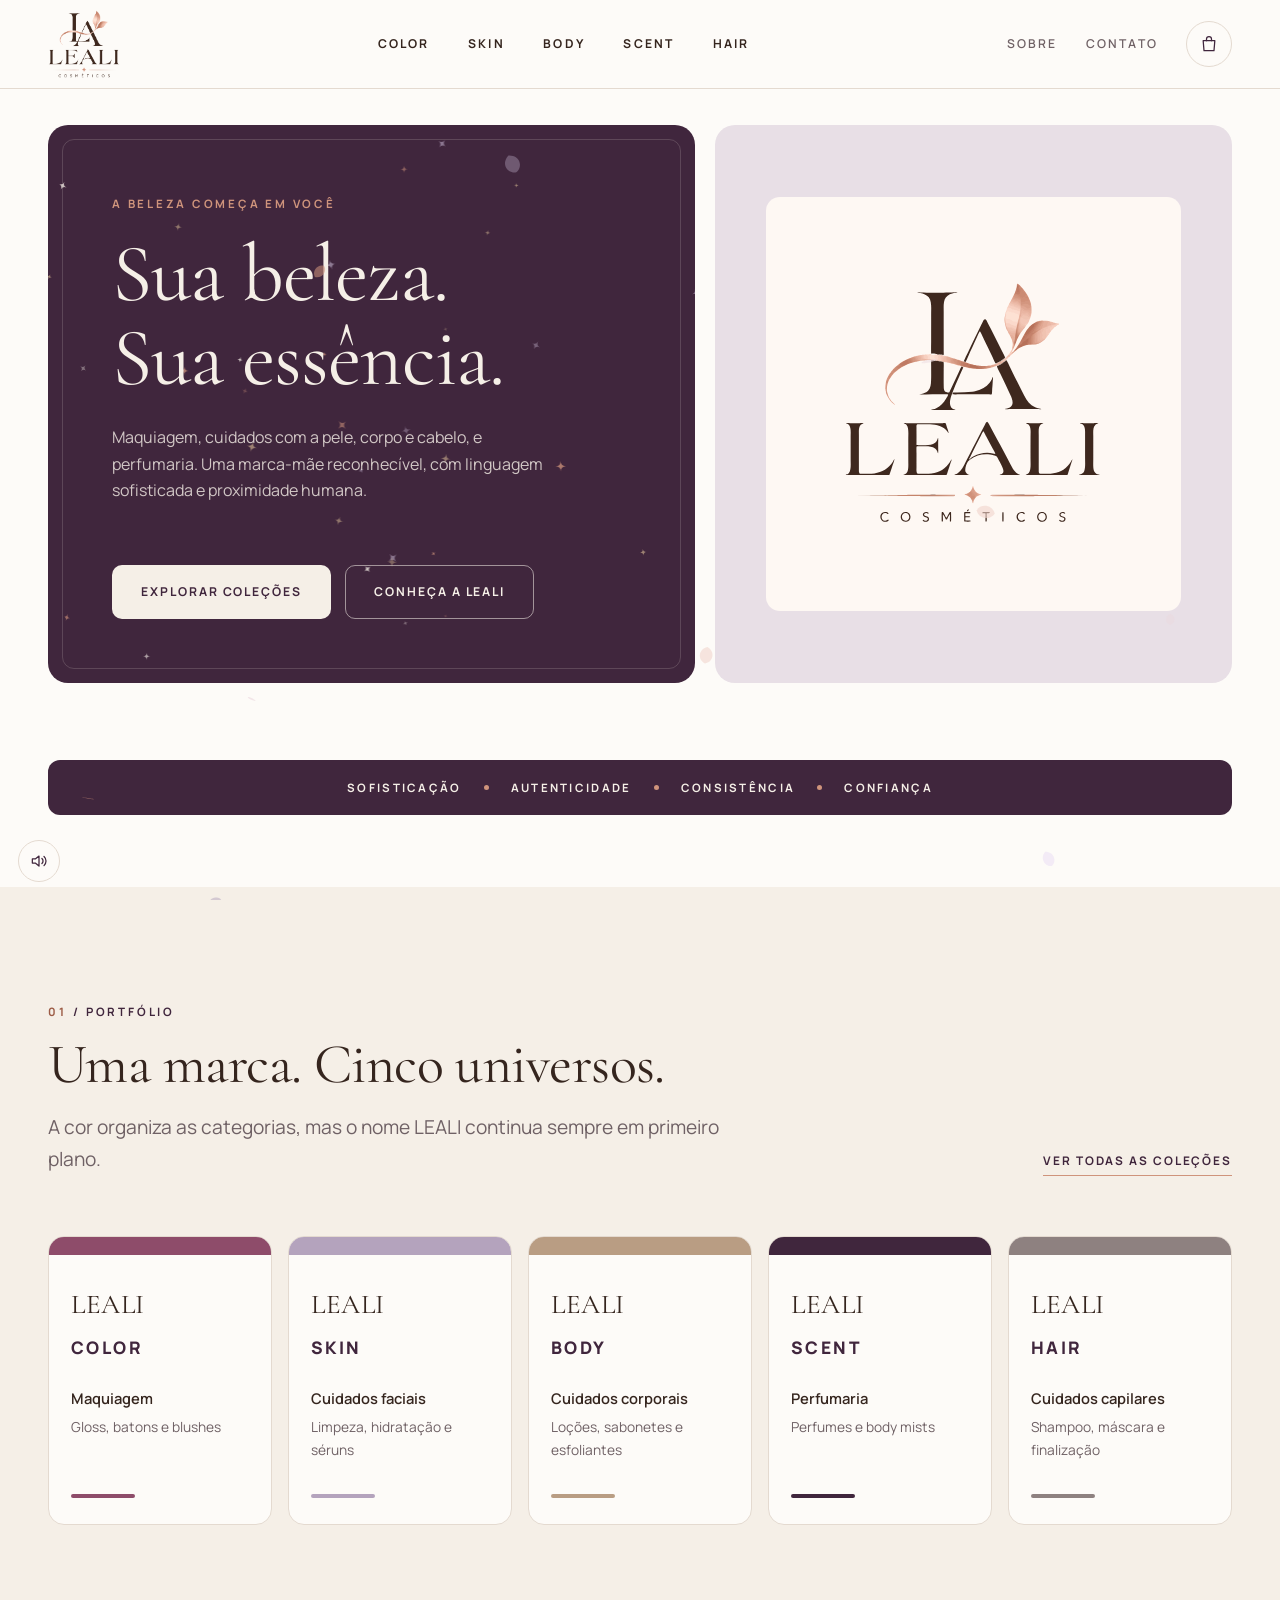
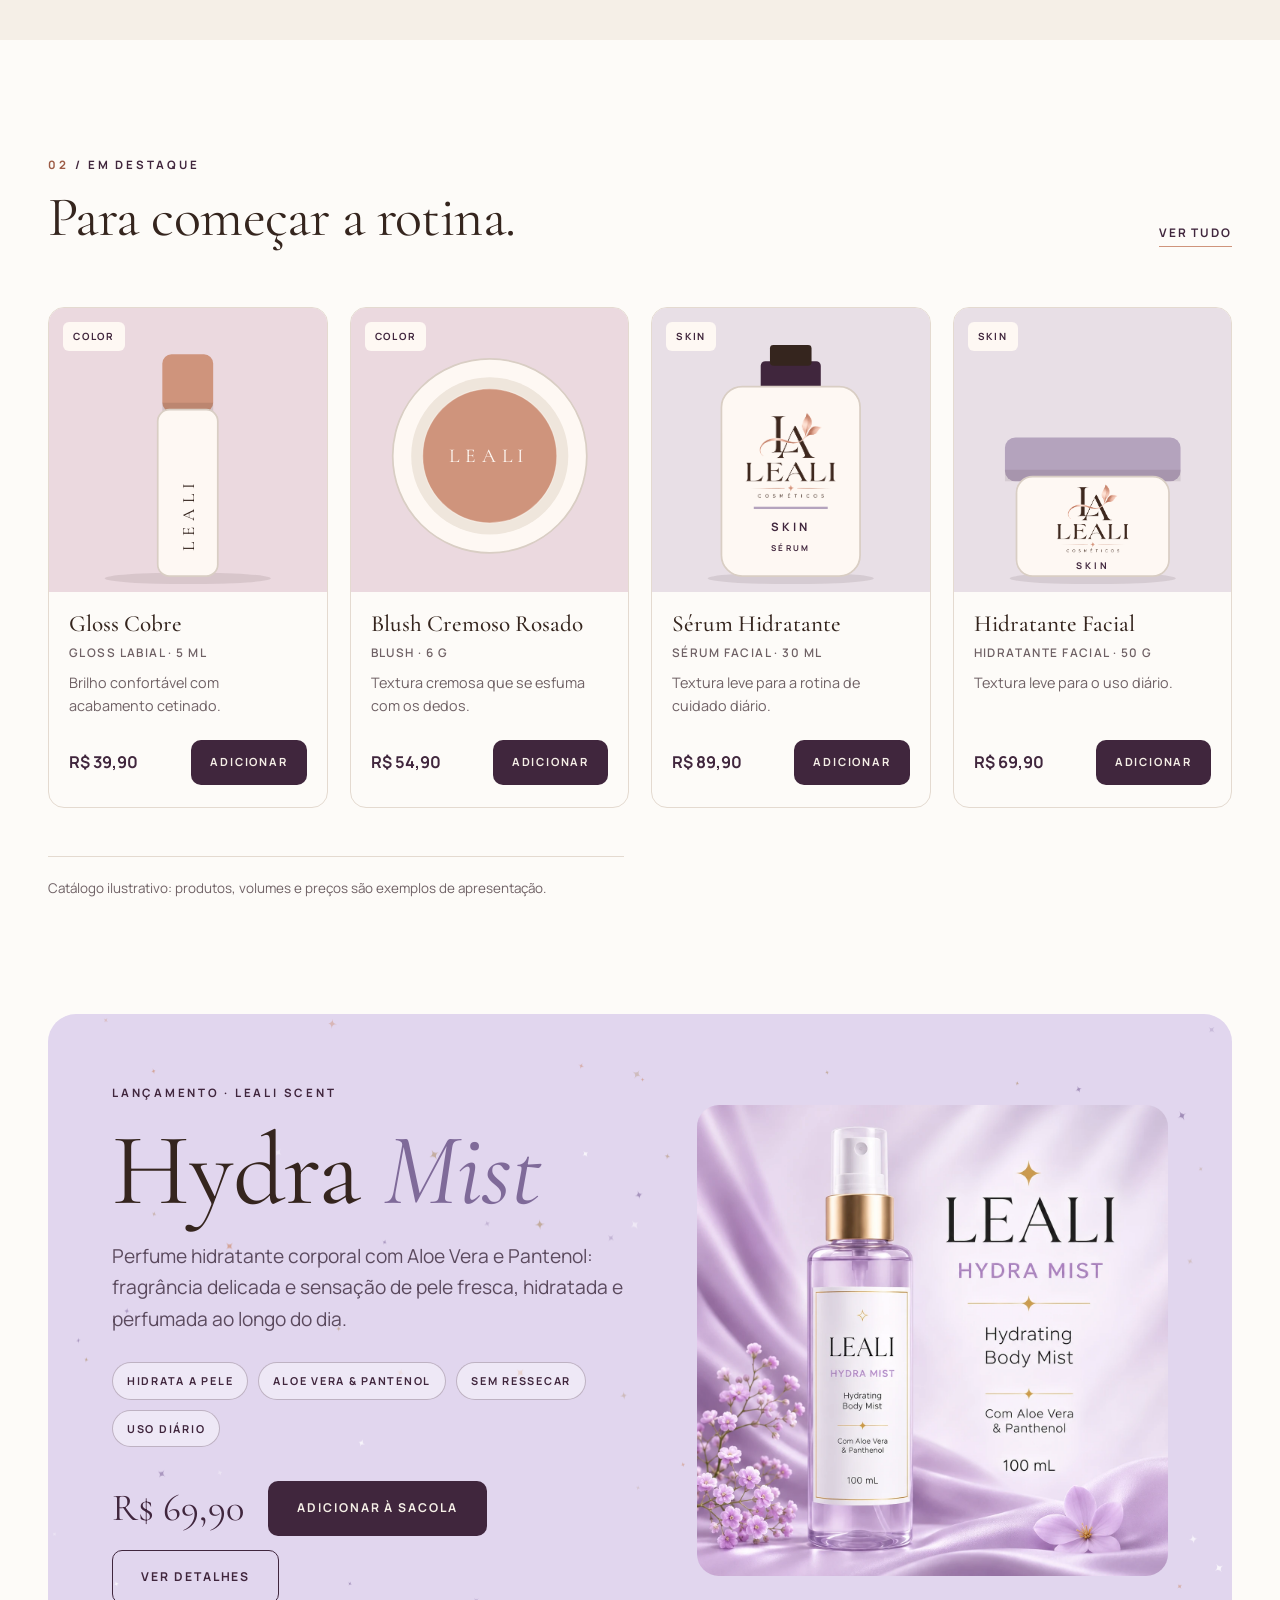
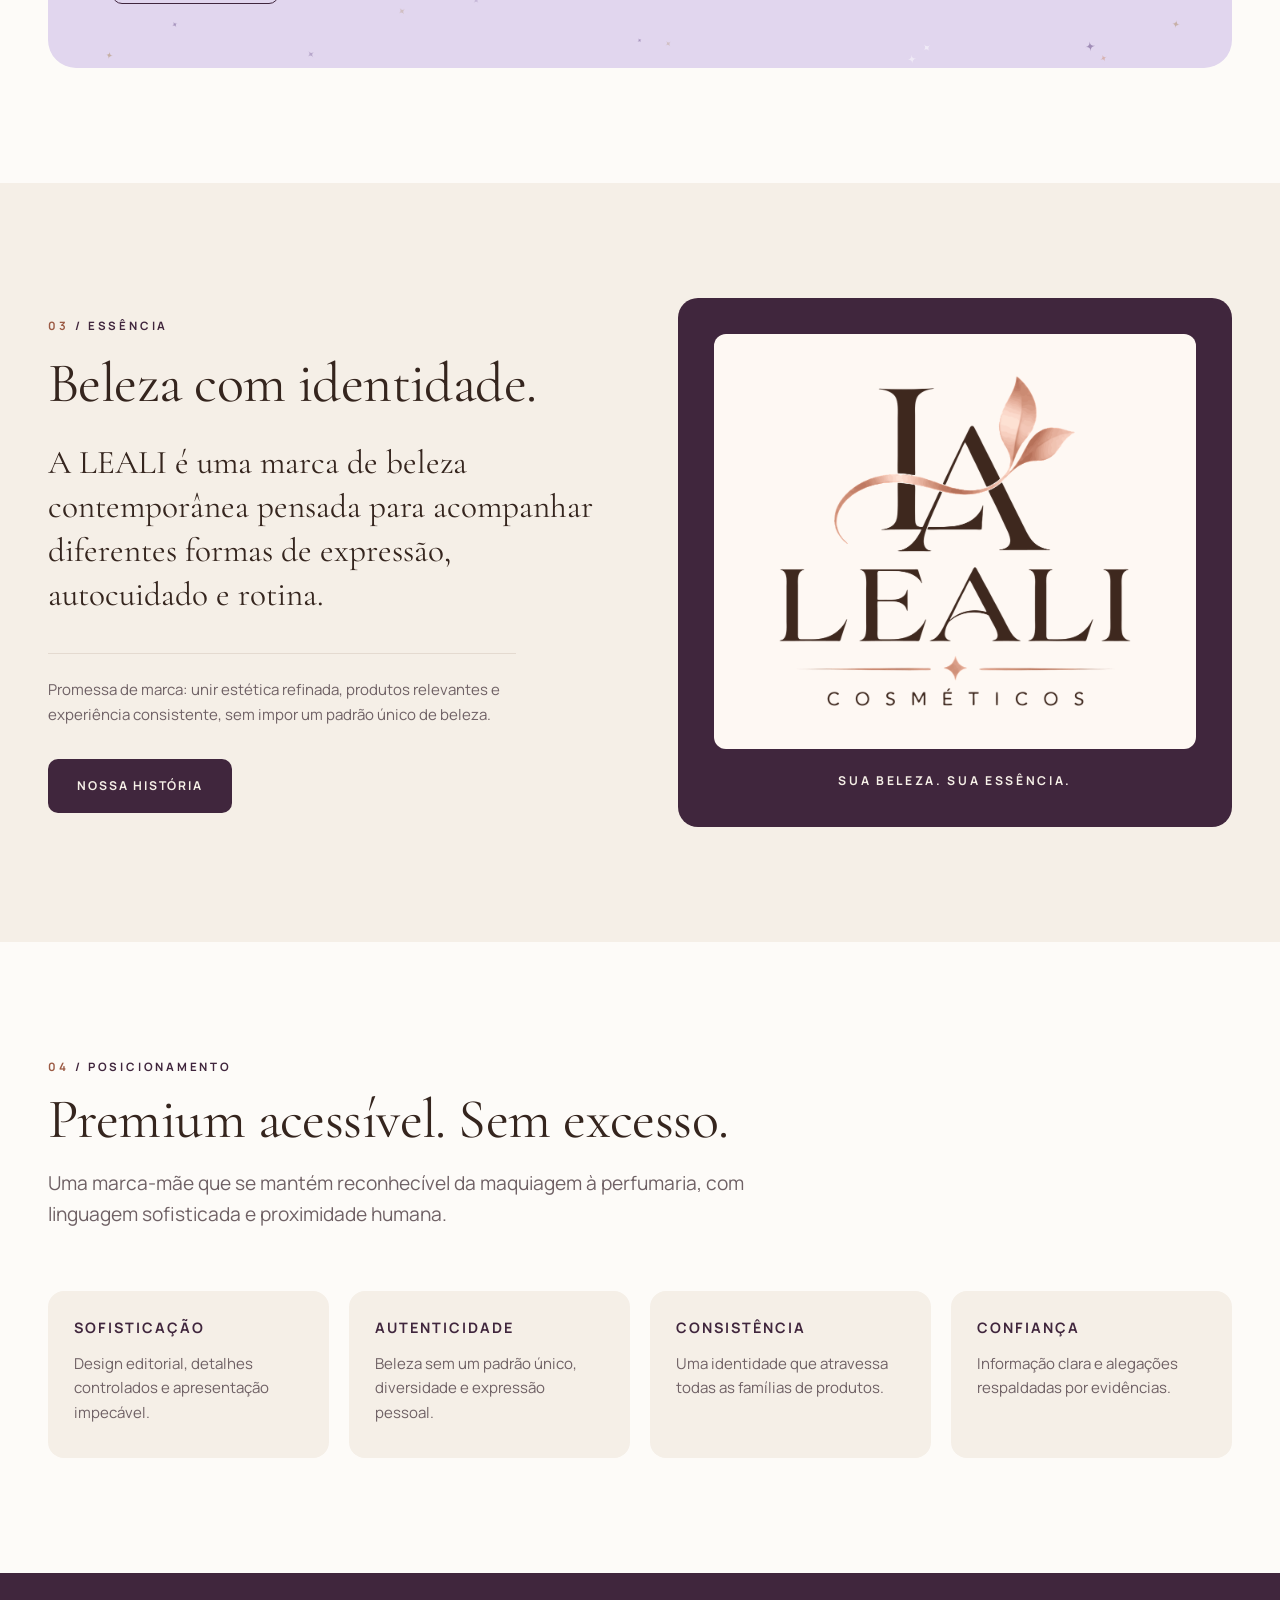
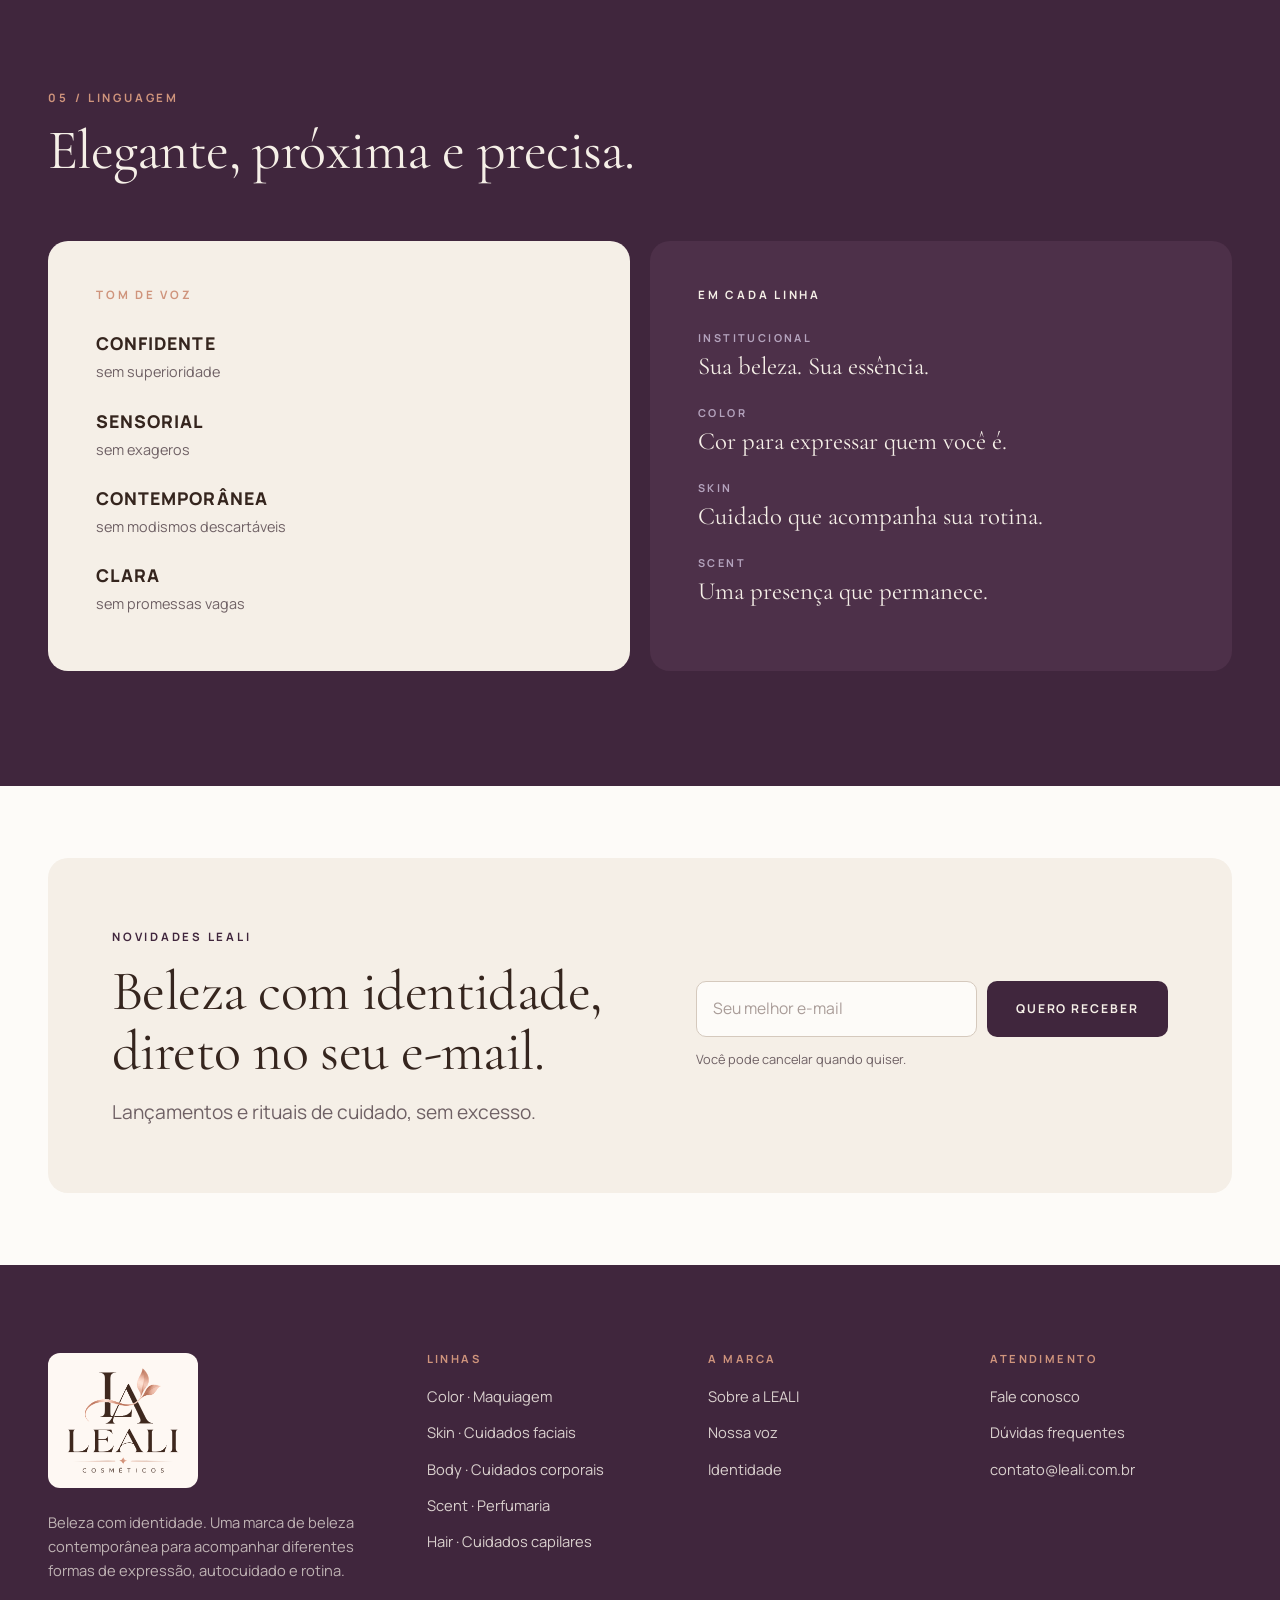
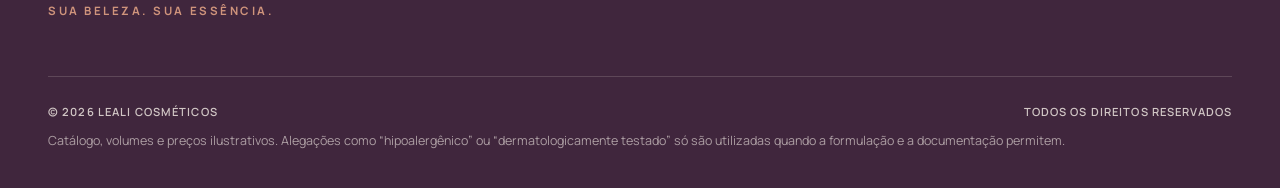
<file: index.html>
<!doctype html>
<html lang="pt-BR">
<head>
<meta charset="utf-8">
<meta name="viewport" content="width=device-width, initial-scale=1">
<title>LEALI Cosméticos — Sua beleza. Sua essência.</title>
<meta name="description" content="LEALI é uma marca de beleza contemporânea: maquiagem, cuidados com a pele, corpo e cabelo, e perfumaria. Premium acessível, sem excesso.">
<meta name="theme-color" content="#40263D">
<link rel="icon" href="assets/favicon.svg" type="image/svg+xml">
<meta property="og:type" content="website">
<meta property="og:locale" content="pt_BR">
<meta property="og:site_name" content="LEALI Cosméticos">
<meta property="og:title" content="LEALI Cosméticos — Sua beleza. Sua essência.">
<meta property="og:description" content="LEALI é uma marca de beleza contemporânea: maquiagem, cuidados com a pele, corpo e cabelo, e perfumaria. Premium acessível, sem excesso.">
<meta property="og:image" content="https://victorhmrod.github.io/leali/assets/og.png">
<link rel="preconnect" href="https://fonts.googleapis.com">
<link rel="preconnect" href="https://fonts.gstatic.com" crossorigin>
<link href="https://fonts.googleapis.com/css2?family=Cormorant+Garamond:ital,wght@0,300;0,400;0,500;0,600;1,300;1,400;1,500&family=Manrope:wght@400;500;600;700;800&display=swap" rel="stylesheet">
<link rel="stylesheet" href="css/style.css">
<link rel="stylesheet" href="css/fx.css">
</head>
<body data-page="home">
<div id="site-header"></div>
<main id="conteudo">

<section class="hero">
  <div class="container">
    <div class="hero-grid">
      <div class="hero-panel">
        <div>
          <span class="eyebrow">A beleza começa em você</span>
          <h1 class="display"><span>Sua beleza.</span><span>Sua essência.</span></h1>
          <p>Maquiagem, cuidados com a pele, corpo e cabelo, e perfumaria. Uma marca-mãe reconhecível, com linguagem sofisticada e proximidade humana.</p>
        </div>
        <div class="hero-cta">
          <a class="btn btn--light" href="colecoes.html">Explorar coleções</a>
          <a class="btn btn--ghost" href="sobre.html">Conheça a LEALI</a>
        </div>
      </div>
      <div class="hero-art">
        <div class="logo-card" data-tilt="12"><img src="assets/logo.svg" alt="LEALI Cosméticos" width="440" height="440"></div>
      </div>
    </div>
  </div>
</section>

<section class="section section--tight" style="padding-top:0">
  <div class="container">
    <div class="ribbon reveal"><span>Sofisticação</span><i></i><span>Autenticidade</span><i></i><span>Consistência</span><i></i><span>Confiança</span></div>
  </div>
</section>

<section class="section section--marfim" id="linhas">
  <div class="container">
    <div class="section-head section-head--row reveal">
      <div class="section-head" style="margin:0">
        <span class="eyebrow"><span class="num">01</span>/ Portfólio</span>
        <h2 class="h2">Uma marca. Cinco universos.</h2>
        <p class="lead">A cor organiza as categorias, mas o nome LEALI continua sempre em primeiro plano.</p>
      </div>
      <a class="link-arrow" href="colecoes.html">Ver todas as coleções</a>
    </div>
    <div class="universes" id="universes"></div>
  </div>
</section>

<section class="section">
  <div class="container">
    <div class="section-head section-head--row reveal">
      <div class="section-head" style="margin:0">
        <span class="eyebrow"><span class="num">02</span>/ Em destaque</span>
        <h2 class="h2">Para começar a rotina.</h2>
      </div>
      <a class="link-arrow" href="colecoes.html">Ver tudo</a>
    </div>
    <div class="product-grid" id="featured-grid"></div>
    <p class="demo-note">Catálogo ilustrativo: produtos, volumes e preços são exemplos de apresentação.</p>
  </div>
</section>

<section class="section showcase-sec" id="lancamento">
  <div class="container">
    <div class="showcase reveal">
      <div class="showcase-copy">
        <span class="eyebrow">Lançamento · LEALI Scent</span>
        <h2 class="display showcase-title">Hydra <em>Mist</em></h2>
        <p class="lead">Perfume hidratante corporal com Aloe Vera e Pantenol: fragrância delicada e sensação de pele fresca, hidratada e perfumada ao longo do dia.</p>
        <ul class="showcase-pills"><li>Hidrata a pele</li><li>Aloe Vera &amp; Pantenol</li><li>Sem ressecar</li><li>Uso diário</li></ul>
        <div class="showcase-buy">
          <span class="price-lg" data-price="scent-hydramist"></span>
          <button class="btn btn--primary" type="button" data-add="scent-hydramist">Adicionar à sacola</button>
          <button class="btn btn--ghost" type="button" data-open="scent-hydramist">Ver detalhes</button>
        </div>
      </div>
      <div class="showcase-art" data-tilt="10"><img src="assets/produtos/hydra-mist.webp" alt="Frasco LEALI Hydra Mist, body mist hidratante de 100 ml, entre flores lilás e tecido de cetim" width="1254" height="1254" loading="lazy"><i class="sweep" aria-hidden="true"></i></div>
    </div>
  </div>
</section>

<section class="section section--marfim" id="essencia">
  <div class="container split">
    <div class="reveal">
      <span class="eyebrow"><span class="num">03</span>/ Essência</span>
      <h2 class="h2" style="margin:16px 0 28px">Beleza com identidade.</h2>
      <p class="essence-text">A LEALI é uma marca de beleza contemporânea pensada para acompanhar diferentes formas de expressão, autocuidado e rotina.</p>
      <p class="promise">Promessa de marca: unir estética refinada, produtos relevantes e experiência consistente, sem impor um padrão único de beleza.</p>
      <div style="margin-top:32px"><a class="btn btn--primary" href="sobre.html">Nossa história</a></div>
    </div>
    <div class="sign-card reveal">
      <div class="inner"><img src="assets/logo-sm.png" alt="LEALI Cosméticos" width="360" height="338" loading="lazy"></div>
      <p>Sua beleza. Sua essência.</p>
    </div>
  </div>
</section>

<section class="section">
  <div class="container">
    <div class="section-head reveal">
      <span class="eyebrow"><span class="num">04</span>/ Posicionamento</span>
      <h2 class="h2">Premium acessível. Sem excesso.</h2>
      <p class="lead">Uma marca-mãe que se mantém reconhecível da maquiagem à perfumaria, com linguagem sofisticada e proximidade humana.</p>
    </div>
    <div class="pillars">
      <div class="pillar reveal"><h3>Sofisticação</h3><p>Design editorial, detalhes controlados e apresentação impecável.</p></div>
      <div class="pillar reveal"><h3>Autenticidade</h3><p>Beleza sem um padrão único, diversidade e expressão pessoal.</p></div>
      <div class="pillar reveal"><h3>Consistência</h3><p>Uma identidade que atravessa todas as famílias de produtos.</p></div>
      <div class="pillar reveal"><h3>Confiança</h3><p>Informação clara e alegações respaldadas por evidências.</p></div>
    </div>
  </div>
</section>

<section class="section section--ameixa" id="voz">
  <div class="container">
    <div class="section-head reveal">
      <span class="eyebrow"><span class="num">05</span>/ Linguagem</span>
      <h2 class="h2">Elegante, próxima e precisa.</h2>
    </div>
    <div class="voice-grid">
      <div class="voice-card voice-card--light reveal" style="color:var(--texto)">
        <h3 class="eyebrow">Tom de voz</h3>
        <ul class="voice-list">
          <li><strong>Confidente</strong><span>sem superioridade</span></li>
          <li><strong>Sensorial</strong><span>sem exageros</span></li>
          <li><strong>Contemporânea</strong><span>sem modismos descartáveis</span></li>
          <li><strong>Clara</strong><span>sem promessas vagas</span></li>
        </ul>
      </div>
      <div class="voice-card reveal" style="background:#4D3049">
        <h3 class="eyebrow" style="color:var(--marfim)">Em cada linha</h3>
        <dl class="msgs">
          <div><dt>Institucional</dt><dd>Sua beleza. Sua essência.</dd></div>
          <div><dt>Color</dt><dd>Cor para expressar quem você é.</dd></div>
          <div><dt>Skin</dt><dd>Cuidado que acompanha sua rotina.</dd></div>
          <div><dt>Scent</dt><dd>Uma presença que permanece.</dd></div>
        </dl>
      </div>
    </div>
  </div>
</section>
<section class="section--tight section">
  <div class="container">
    <div class="newsletter reveal">
      <div>
        <span class="eyebrow">Novidades LEALI</span>
        <h2 class="h2" style="margin-top:14px">Beleza com identidade, direto no seu e-mail.</h2>
        <p class="lead" style="margin-top:16px">Lançamentos e rituais de cuidado, sem excesso.</p>
      </div>
      <div>
        <form class="inline-form" data-form="newsletter" novalidate>
          <label class="sr-only" for="nl-email">Seu e-mail</label>
          <input class="input" id="nl-email" name="email" type="email" placeholder="Seu melhor e-mail" autocomplete="email" required>
          <button class="btn btn--primary" type="submit">Quero receber</button>
        </form>
        <p class="form-note">Você pode cancelar quando quiser.</p>
        <p class="form-ok" role="status">Obrigada! Seu e-mail foi anotado. (Demonstração: conecte a um serviço de e-mail para ativar o envio real.)</p>
      </div>
    </div>
  </div>
</section>
</main>
<div id="site-footer"></div>
<script src="js/config.js"></script>
<script src="js/products.js"></script>
<script src="js/main.js"></script>
<script src="js/fx.js"></script>
</body>
</html>
</file>
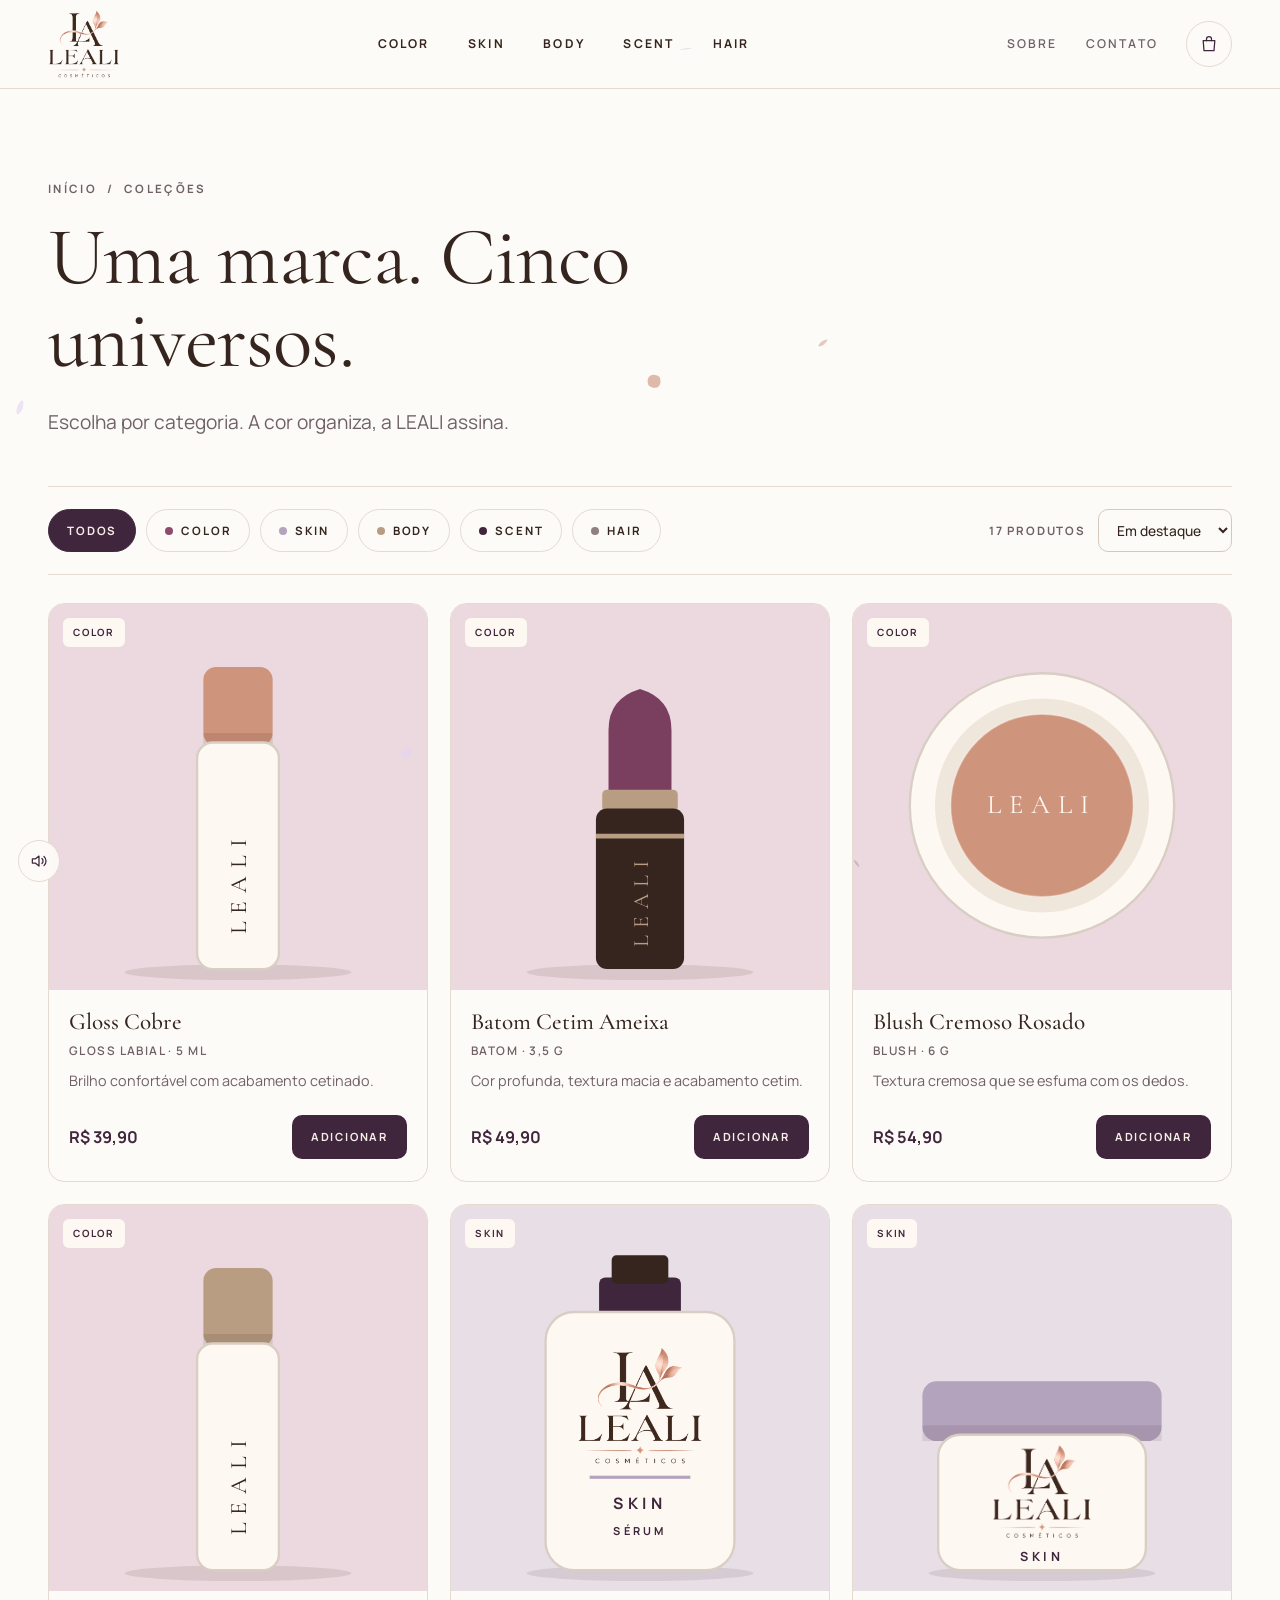
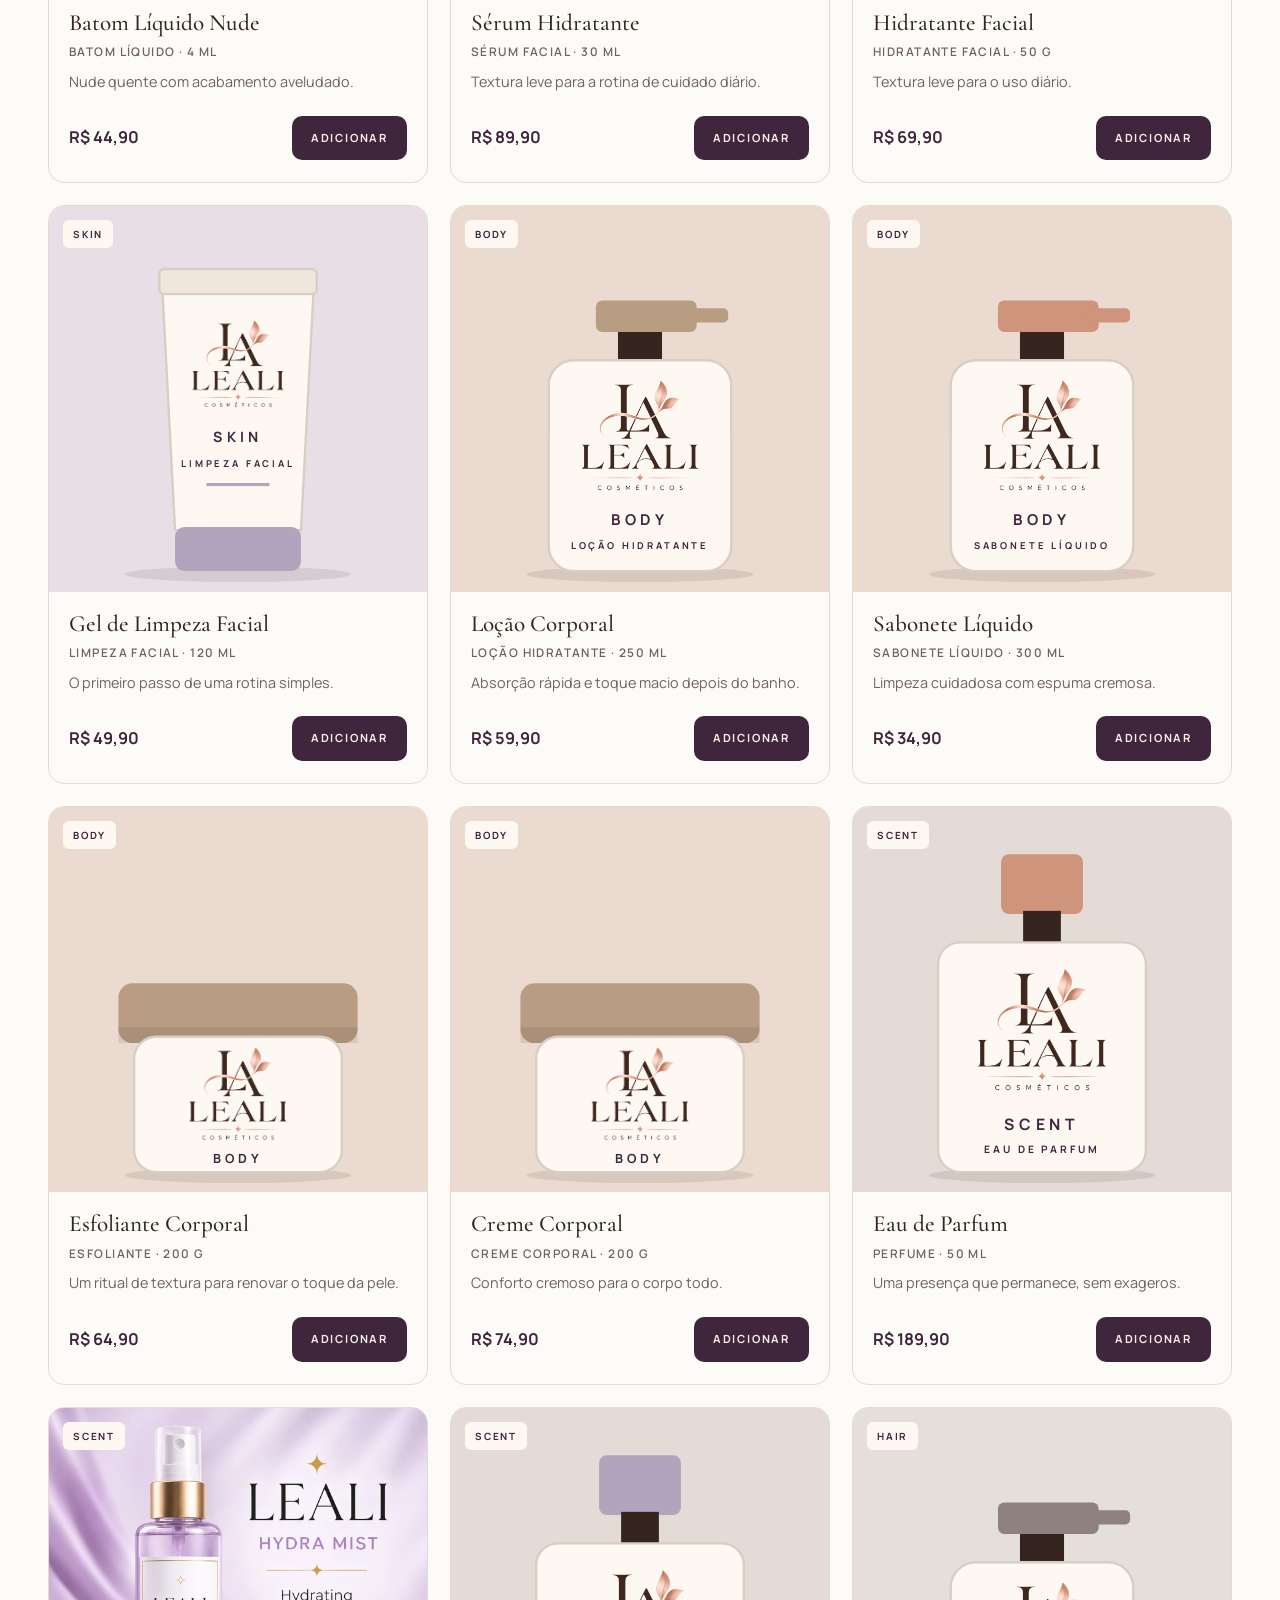
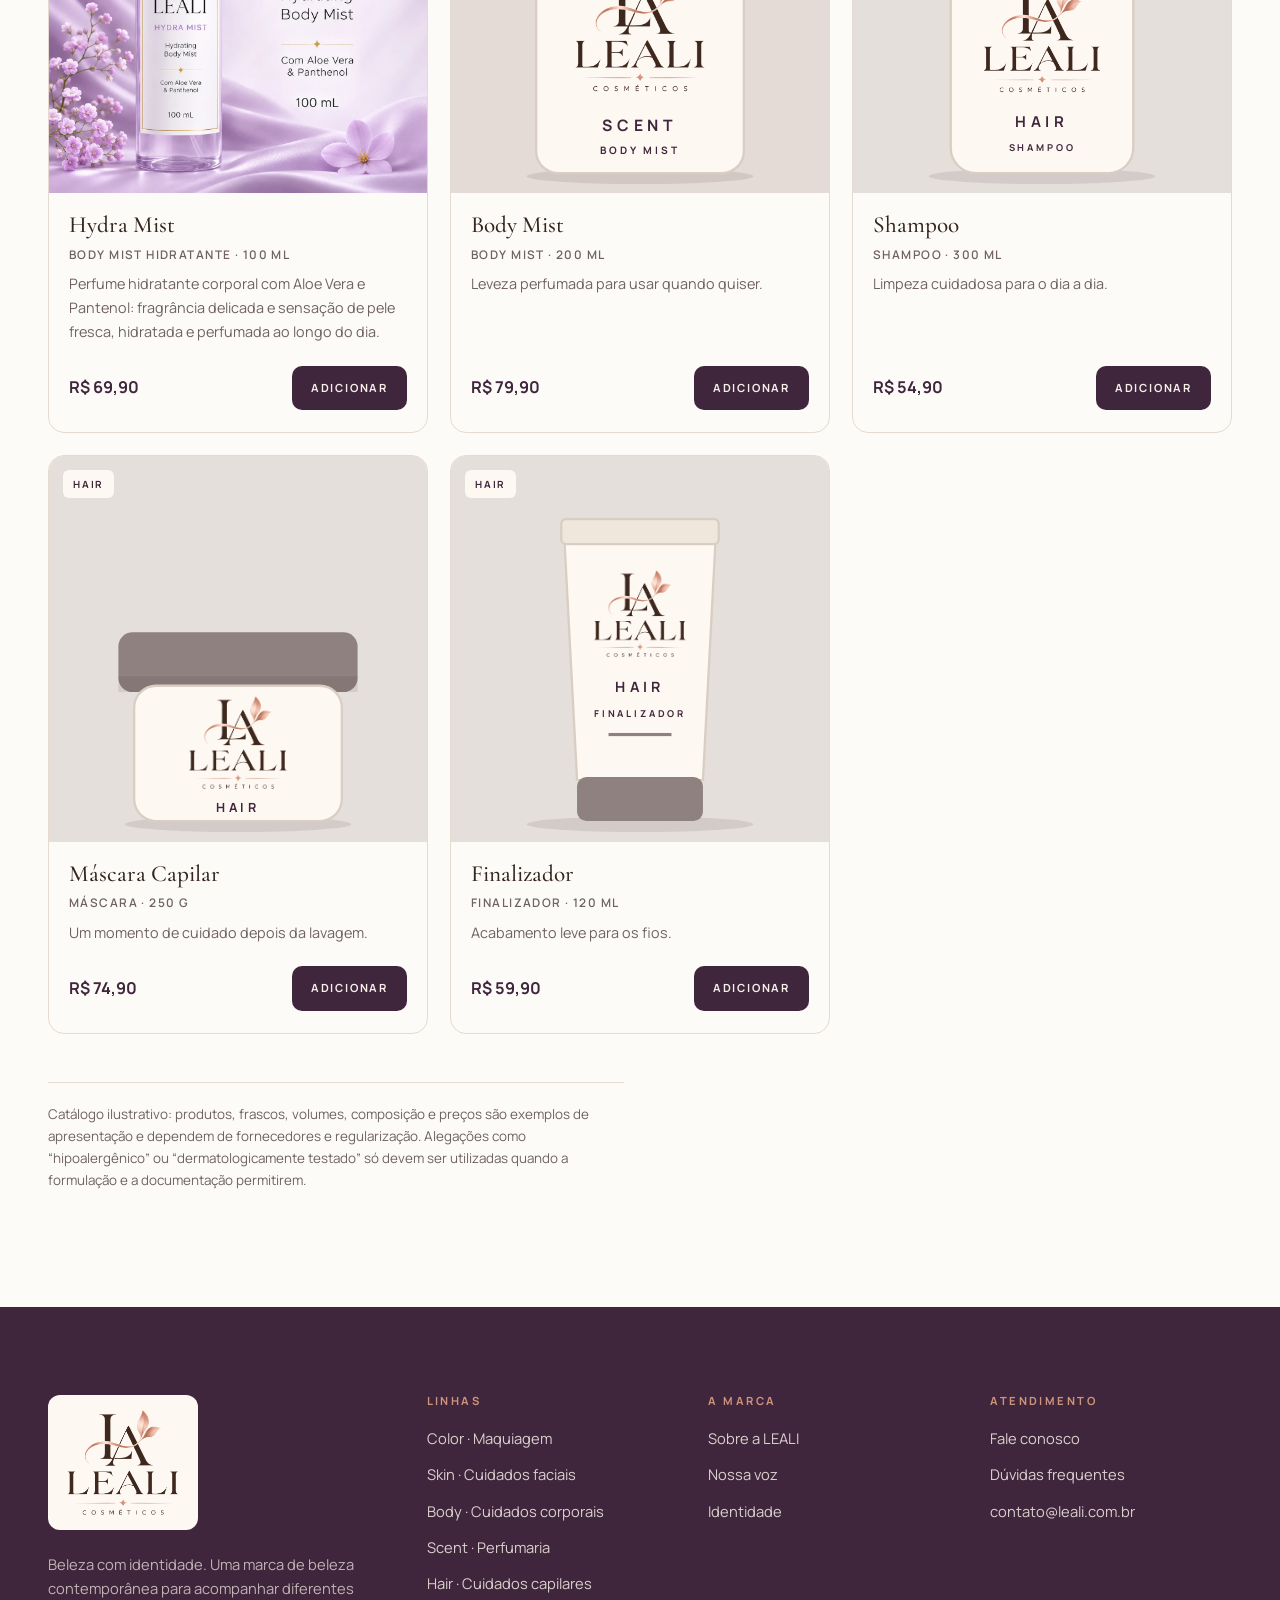
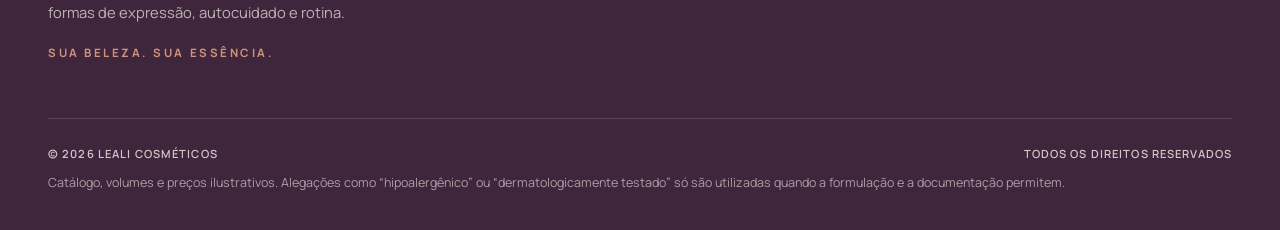
<file: colecoes.html>
<!doctype html>
<html lang="pt-BR">
<head>
<meta charset="utf-8">
<meta name="viewport" content="width=device-width, initial-scale=1">
<title>Coleções — LEALI Cosméticos</title>
<meta name="description" content="Conheça as cinco linhas LEALI: Color, Skin, Body, Scent e Hair. Maquiagem, cuidados faciais, corporais, perfumaria e cabelos.">
<meta name="theme-color" content="#40263D">
<link rel="icon" href="assets/favicon.svg" type="image/svg+xml">
<meta property="og:type" content="website">
<meta property="og:locale" content="pt_BR">
<meta property="og:site_name" content="LEALI Cosméticos">
<meta property="og:title" content="Coleções — LEALI Cosméticos">
<meta property="og:description" content="Conheça as cinco linhas LEALI: Color, Skin, Body, Scent e Hair. Maquiagem, cuidados faciais, corporais, perfumaria e cabelos.">
<meta property="og:image" content="https://victorhmrod.github.io/leali/assets/og.png">
<link rel="preconnect" href="https://fonts.googleapis.com">
<link rel="preconnect" href="https://fonts.gstatic.com" crossorigin>
<link href="https://fonts.googleapis.com/css2?family=Cormorant+Garamond:ital,wght@0,300;0,400;0,500;0,600;1,300;1,400;1,500&family=Manrope:wght@400;500;600;700;800&display=swap" rel="stylesheet">
<link rel="stylesheet" href="css/style.css">
<link rel="stylesheet" href="css/fx.css">
</head>
<body data-page="colecoes">
<div id="site-header"></div>
<main id="conteudo">

<section class="page-hero">
  <div class="container">
    <nav class="crumbs" aria-label="Você está em"><a href="index.html">Início</a><span>/</span><span>Coleções</span></nav>
    <h1 class="display">Uma marca. Cinco universos.</h1>
    <p class="lead">Escolha por categoria. A cor organiza, a LEALI assina.</p>
  </div>
</section>
<section class="section" style="padding-top:0">
  <div class="container">
    <div class="shop-top">
      <div class="chips" id="chips" role="group" aria-label="Filtrar por linha"></div>
      <div class="sort"><span id="count" aria-live="polite"></span><label for="sort" class="sr-only">Ordenar por</label>
        <select class="select" id="sort"><option value="rel">Em destaque</option><option value="asc">Menor preço</option><option value="desc">Maior preço</option><option value="az">Nome (A–Z)</option></select>
      </div>
    </div>
    <div class="line-banner" id="line-banner" hidden></div>
    <div class="product-grid product-grid--3" id="shop-grid" style="margin-top:28px"></div>
    <p class="demo-note">Catálogo ilustrativo: produtos, frascos, volumes, composição e preços são exemplos de apresentação e dependem de fornecedores e regularização. Alegações como “hipoalergênico” ou “dermatologicamente testado” só devem ser utilizadas quando a formulação e a documentação permitirem.</p>
  </div>
</section>
</main>
<div id="site-footer"></div>
<script src="js/config.js"></script>
<script src="js/products.js"></script>
<script src="js/main.js"></script>
<script src="js/fx.js"></script>
</body>
</html>
</file>
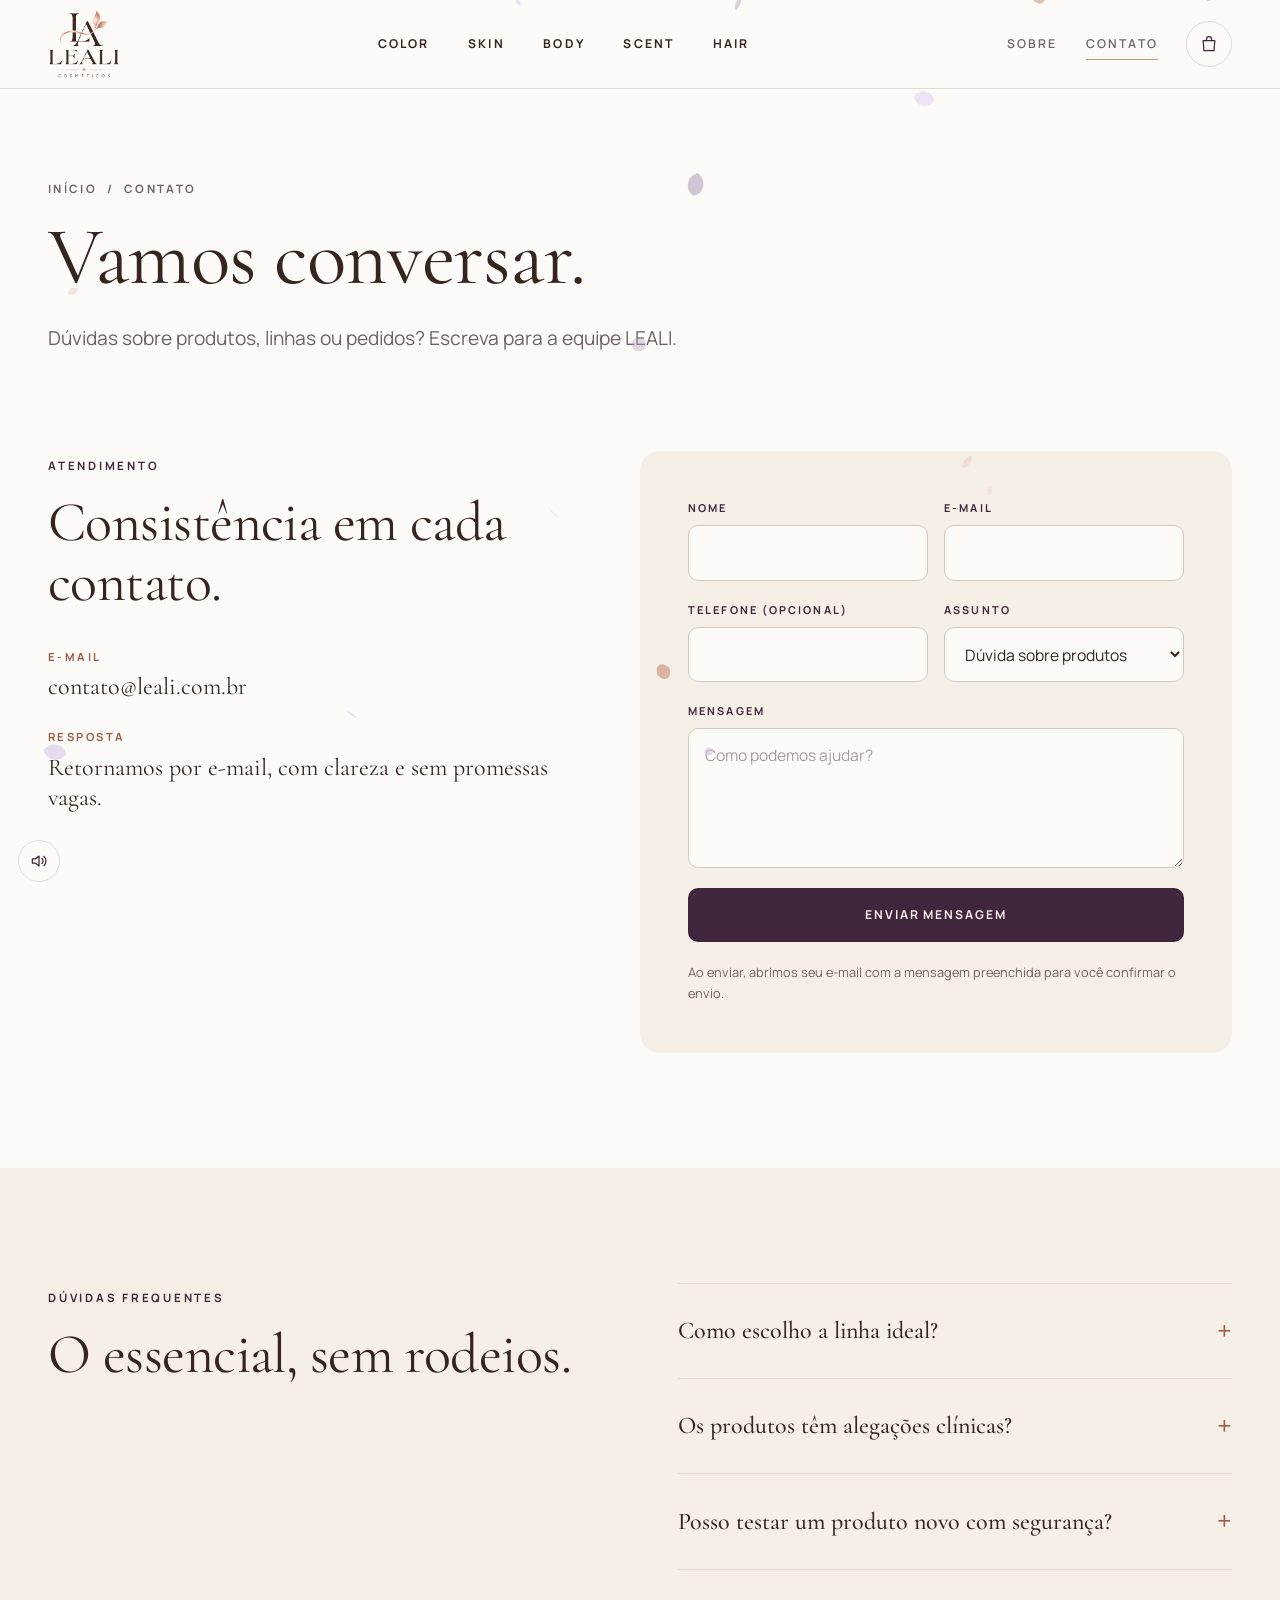
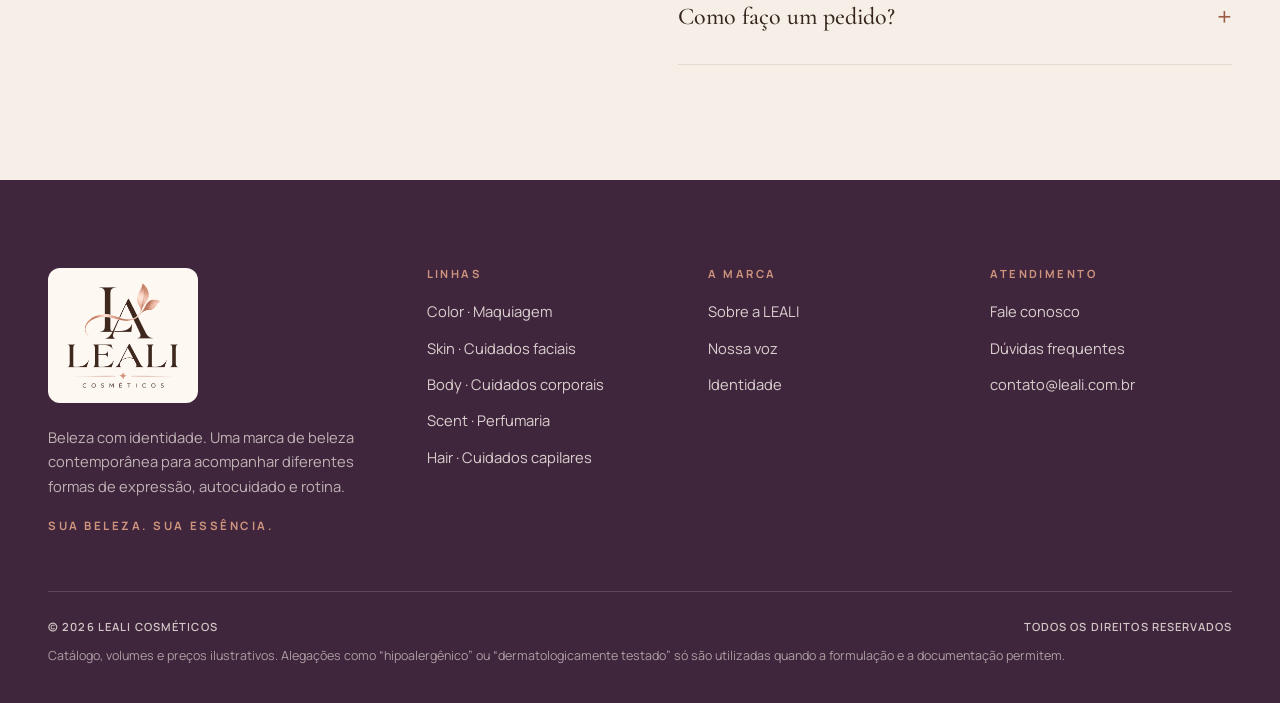
<file: contato.html>
<!doctype html>
<html lang="pt-BR">
<head>
<meta charset="utf-8">
<meta name="viewport" content="width=device-width, initial-scale=1">
<title>Contato — LEALI Cosméticos</title>
<meta name="description" content="Fale com a LEALI Cosméticos: tire dúvidas sobre produtos, linhas e pedidos.">
<meta name="theme-color" content="#40263D">
<link rel="icon" href="assets/favicon.svg" type="image/svg+xml">
<meta property="og:type" content="website">
<meta property="og:locale" content="pt_BR">
<meta property="og:site_name" content="LEALI Cosméticos">
<meta property="og:title" content="Contato — LEALI Cosméticos">
<meta property="og:description" content="Fale com a LEALI Cosméticos: tire dúvidas sobre produtos, linhas e pedidos.">
<meta property="og:image" content="https://victorhmrod.github.io/leali/assets/og.png">
<link rel="preconnect" href="https://fonts.googleapis.com">
<link rel="preconnect" href="https://fonts.gstatic.com" crossorigin>
<link href="https://fonts.googleapis.com/css2?family=Cormorant+Garamond:ital,wght@0,300;0,400;0,500;0,600;1,300;1,400;1,500&family=Manrope:wght@400;500;600;700;800&display=swap" rel="stylesheet">
<link rel="stylesheet" href="css/style.css">
<link rel="stylesheet" href="css/fx.css">
</head>
<body data-page="contato">
<div id="site-header"></div>
<main id="conteudo">

<section class="page-hero">
  <div class="container">
    <nav class="crumbs" aria-label="Você está em"><a href="index.html">Início</a><span>/</span><span>Contato</span></nav>
    <h1 class="display">Vamos conversar.</h1>
    <p class="lead">Dúvidas sobre produtos, linhas ou pedidos? Escreva para a equipe LEALI.</p>
  </div>
</section>

<section class="section" style="padding-top:clamp(24px,4vw,48px)">
  <div class="container contact-grid">
    <div class="reveal">
      <span class="eyebrow">Atendimento</span>
      <h2 class="h2" style="margin-top:16px">Consistência em cada contato.</h2>
      <dl class="info-list">
        <div><dt>E-mail</dt><dd><a data-email href="#"></a></dd></div>
        <div><dt>Resposta</dt><dd>Retornamos por e-mail, com clareza e sem promessas vagas.</dd></div>
      </dl>
    </div>
    <form class="form-card reveal" id="contact-form" novalidate>
      <div class="form-row">
        <div class="field"><label for="c-nome">Nome</label><input class="input" id="c-nome" name="nome" autocomplete="name" required></div>
        <div class="field"><label for="c-email">E-mail</label><input class="input" id="c-email" name="email" type="email" autocomplete="email" required></div>
      </div>
      <div class="form-row">
        <div class="field"><label for="c-tel">Telefone (opcional)</label><input class="input" id="c-tel" name="tel" type="tel" autocomplete="tel"></div>
        <div class="field"><label for="c-assunto">Assunto</label>
          <select class="select" id="c-assunto" name="assunto"><option>Dúvida sobre produtos</option><option>Pedidos</option><option>Parcerias</option><option>Outro assunto</option></select></div>
      </div>
      <div class="field"><label for="c-msg">Mensagem</label><textarea class="textarea" id="c-msg" name="msg" required placeholder="Como podemos ajudar?"></textarea></div>
      <button class="btn btn--primary" type="submit">Enviar mensagem</button>
      <p class="form-note" style="margin:0">Ao enviar, abrimos seu e-mail com a mensagem preenchida para você confirmar o envio.</p>
      <p class="form-ok" id="contact-ok" role="status">Pronto! Confira o seu aplicativo de e-mail para finalizar o envio. Obrigada pelo contato.</p>
    </form>
  </div>
</section>

<section class="section section--marfim" id="duvidas">
  <div class="container split split--top">
    <div class="reveal">
      <span class="eyebrow">Dúvidas frequentes</span>
      <h2 class="h2" style="margin-top:16px">O essencial, sem rodeios.</h2>
    </div>
    <div class="faq reveal">
      <details><summary>Como escolho a linha ideal?</summary><p>A LEALI tem cinco universos: Color (maquiagem), Skin (cuidados faciais), Body (corpo), Scent (perfumaria) e Hair (cabelos). Comece pela necessidade da sua rotina e explore a linha correspondente em Coleções.</p></details>
      <details><summary>Os produtos têm alegações clínicas?</summary><p>Alegações como “hipoalergênico” ou “dermatologicamente testado” só são utilizadas quando a formulação e a documentação do produto permitem. Sempre que houver dúvida, fale com a nossa equipe.</p></details>
      <details><summary>Posso testar um produto novo com segurança?</summary><p>Como boa prática com qualquer cosmético, experimente primeiro em uma pequena área da pele e interrompa o uso em caso de desconforto. Leia sempre o rótulo e as instruções de uso.</p></details>
      <details><summary>Como faço um pedido?</summary><p>Monte sua sacola nas Coleções e envie o pedido: abrimos seu e-mail com o resumo para a equipe LEALI confirmar disponibilidade, pagamento e entrega.</p></details>
    </div>
  </div>
</section>
</main>
<div id="site-footer"></div>
<script src="js/config.js"></script>
<script src="js/products.js"></script>
<script src="js/main.js"></script>
<script src="js/fx.js"></script>
</body>
</html>
</file>
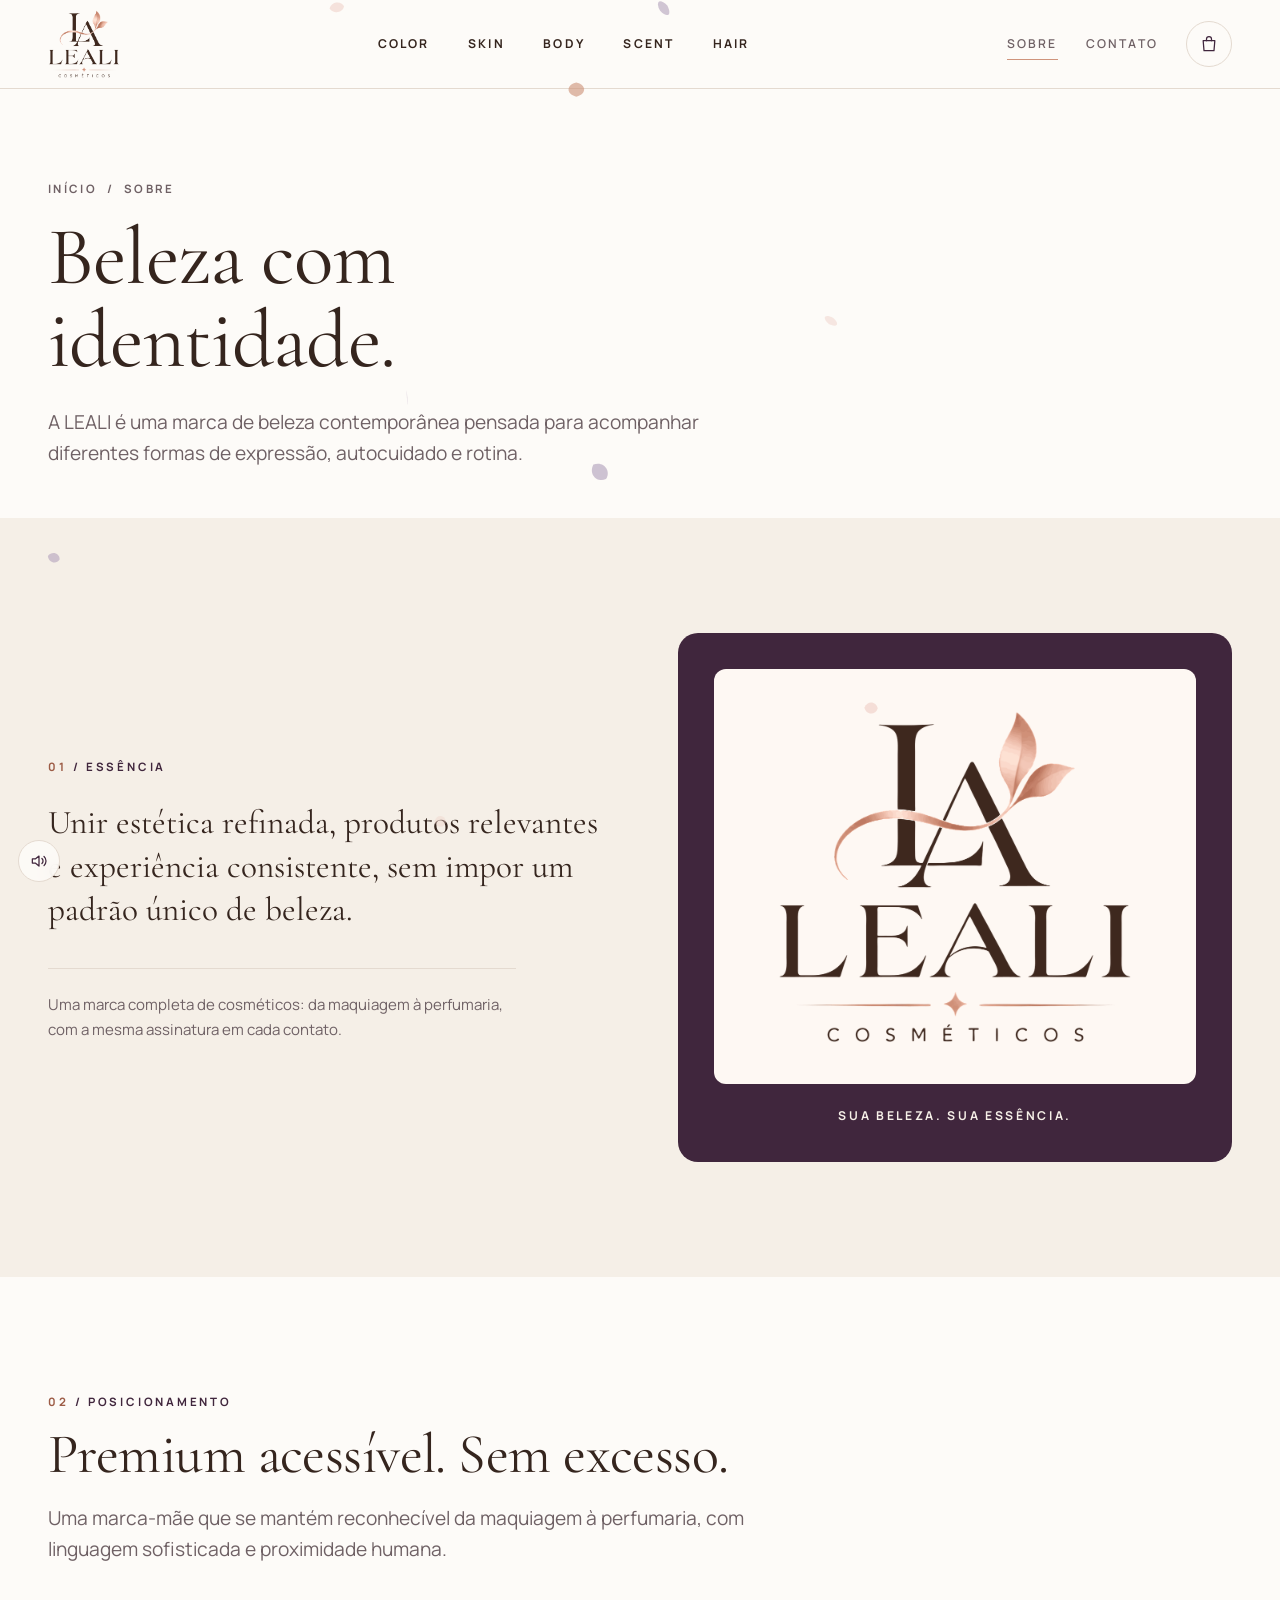
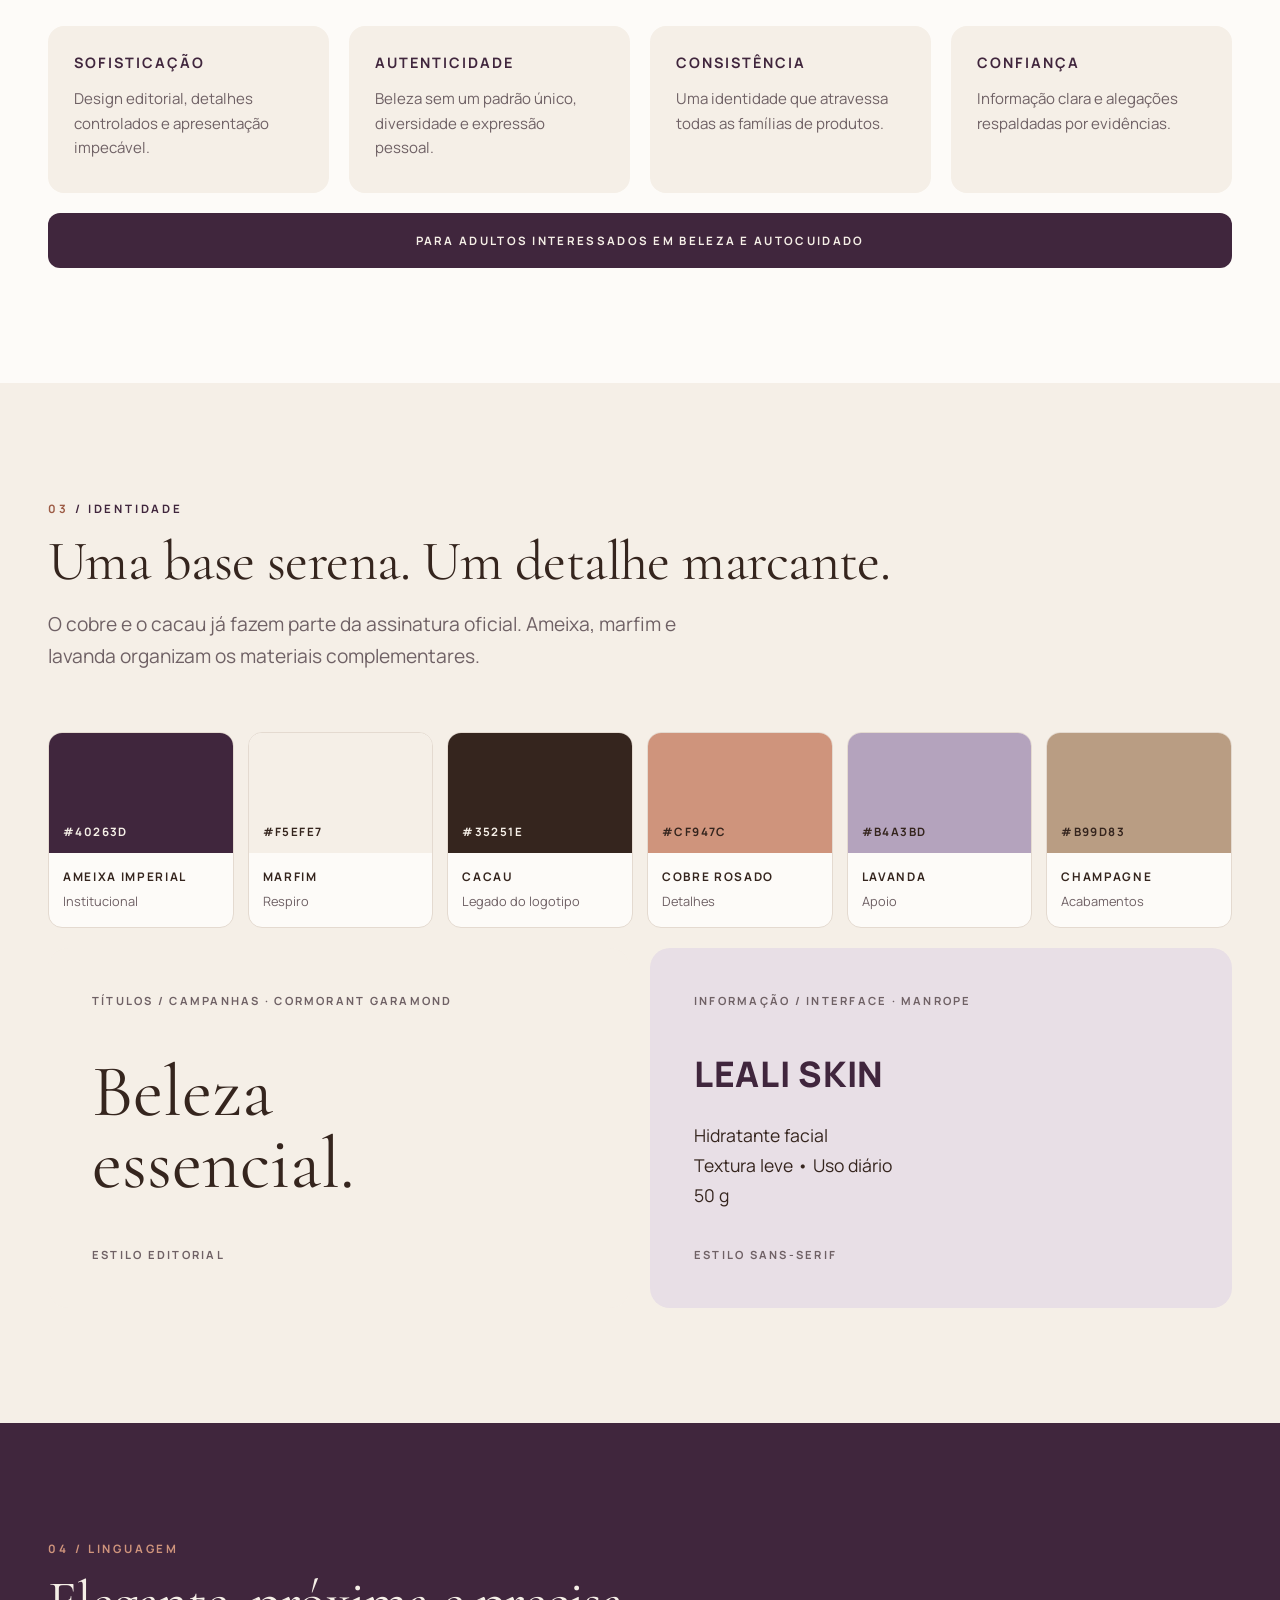
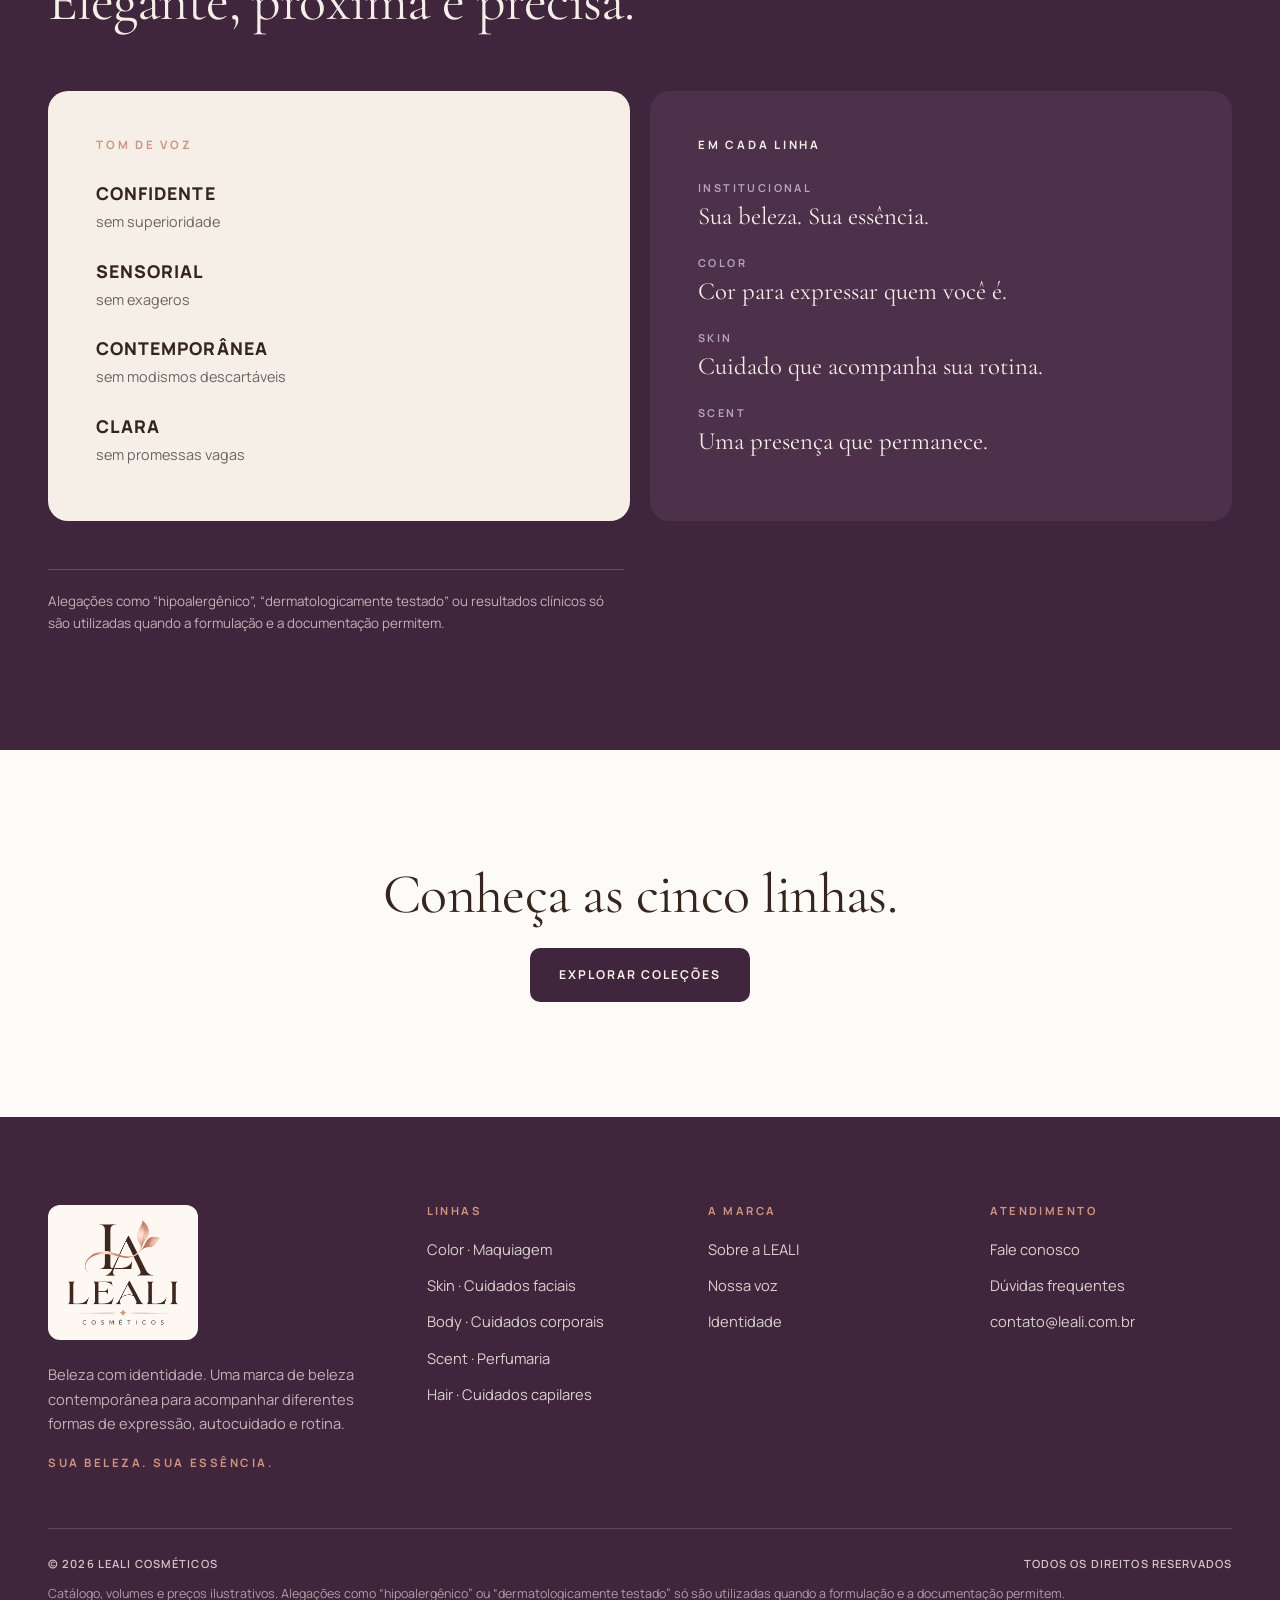
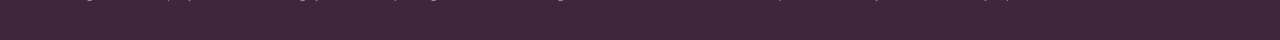
<file: sobre.html>
<!doctype html>
<html lang="pt-BR">
<head>
<meta charset="utf-8">
<meta name="viewport" content="width=device-width, initial-scale=1">
<title>Sobre — LEALI Cosméticos</title>
<meta name="description" content="Conheça a essência, o posicionamento, a identidade e a voz da LEALI: beleza com identidade, premium acessível e sem excesso.">
<meta name="theme-color" content="#40263D">
<link rel="icon" href="assets/favicon.svg" type="image/svg+xml">
<meta property="og:type" content="website">
<meta property="og:locale" content="pt_BR">
<meta property="og:site_name" content="LEALI Cosméticos">
<meta property="og:title" content="Sobre — LEALI Cosméticos">
<meta property="og:description" content="Conheça a essência, o posicionamento, a identidade e a voz da LEALI: beleza com identidade, premium acessível e sem excesso.">
<meta property="og:image" content="https://victorhmrod.github.io/leali/assets/og.png">
<link rel="preconnect" href="https://fonts.googleapis.com">
<link rel="preconnect" href="https://fonts.gstatic.com" crossorigin>
<link href="https://fonts.googleapis.com/css2?family=Cormorant+Garamond:ital,wght@0,300;0,400;0,500;0,600;1,300;1,400;1,500&family=Manrope:wght@400;500;600;700;800&display=swap" rel="stylesheet">
<link rel="stylesheet" href="css/style.css">
<link rel="stylesheet" href="css/fx.css">
</head>
<body data-page="sobre">
<div id="site-header"></div>
<main id="conteudo">

<section class="page-hero">
  <div class="container">
    <nav class="crumbs" aria-label="Você está em"><a href="index.html">Início</a><span>/</span><span>Sobre</span></nav>
    <h1 class="display">Beleza com identidade.</h1>
    <p class="lead">A LEALI é uma marca de beleza contemporânea pensada para acompanhar diferentes formas de expressão, autocuidado e rotina.</p>
  </div>
</section>

<section class="section section--marfim">
  <div class="container split">
    <div class="reveal">
      <span class="eyebrow"><span class="num">01</span>/ Essência</span>
      <p class="essence-text" style="margin-top:22px">Unir estética refinada, produtos relevantes e experiência consistente, sem impor um padrão único de beleza.</p>
      <p class="promise">Uma marca completa de cosméticos: da maquiagem à perfumaria, com a mesma assinatura em cada contato.</p>
    </div>
    <div class="sign-card reveal">
      <div class="inner"><img src="assets/logo-sm.png" alt="LEALI Cosméticos" width="360" height="338" loading="lazy"></div>
      <p>Sua beleza. Sua essência.</p>
    </div>
  </div>
</section>

<section class="section">
  <div class="container">
    <div class="section-head reveal">
      <span class="eyebrow"><span class="num">02</span>/ Posicionamento</span>
      <h2 class="h2">Premium acessível. Sem excesso.</h2>
      <p class="lead">Uma marca-mãe que se mantém reconhecível da maquiagem à perfumaria, com linguagem sofisticada e proximidade humana.</p>
    </div>
    <div class="pillars">
      <div class="pillar reveal"><h3>Sofisticação</h3><p>Design editorial, detalhes controlados e apresentação impecável.</p></div>
      <div class="pillar reveal"><h3>Autenticidade</h3><p>Beleza sem um padrão único, diversidade e expressão pessoal.</p></div>
      <div class="pillar reveal"><h3>Consistência</h3><p>Uma identidade que atravessa todas as famílias de produtos.</p></div>
      <div class="pillar reveal"><h3>Confiança</h3><p>Informação clara e alegações respaldadas por evidências.</p></div>
    </div>
    <div class="ribbon reveal" style="margin-top:20px"><span>Para adultos interessados em beleza e autocuidado</span></div>
  </div>
</section>

<section class="section section--marfim" id="identidade">
  <div class="container">
    <div class="section-head reveal">
      <span class="eyebrow"><span class="num">03</span>/ Identidade</span>
      <h2 class="h2">Uma base serena. Um detalhe marcante.</h2>
      <p class="lead">O cobre e o cacau já fazem parte da assinatura oficial. Ameixa, marfim e lavanda organizam os materiais complementares.</p>
    </div>
    <div class="palette"><div class="swatch reveal"><div class="chipc" style="--c:#40263D;">#40263D</div><div class="sw-text"><strong>Ameixa imperial</strong><span>Institucional</span></div></div><div class="swatch reveal"><div class="chipc" style="--c:#F5EFE7;--tc:#35251E;">#F5EFE7</div><div class="sw-text"><strong>Marfim</strong><span>Respiro</span></div></div><div class="swatch reveal"><div class="chipc" style="--c:#35251E;">#35251E</div><div class="sw-text"><strong>Cacau</strong><span>Legado do logotipo</span></div></div><div class="swatch reveal"><div class="chipc" style="--c:#CF947C;--tc:#35251E;">#CF947C</div><div class="sw-text"><strong>Cobre rosado</strong><span>Detalhes</span></div></div><div class="swatch reveal"><div class="chipc" style="--c:#B4A3BD;--tc:#35251E;">#B4A3BD</div><div class="sw-text"><strong>Lavanda</strong><span>Apoio</span></div></div><div class="swatch reveal"><div class="chipc" style="--c:#B99D83;--tc:#35251E;">#B99D83</div><div class="sw-text"><strong>Champagne</strong><span>Acabamentos</span></div></div></div>
    <div class="type-grid" style="margin-top:20px">
      <div class="type-card type-card--a reveal"><span class="tag">Títulos / campanhas · Cormorant Garamond</span><div class="big">Beleza<br>essencial.</div><span class="tag">Estilo editorial</span></div>
      <div class="type-card type-card--b reveal"><span class="tag">Informação / interface · Manrope</span><div><div class="prod">LEALI Skin</div><p class="info">Hidratante facial<br>Textura leve • Uso diário<br>50 g</p></div><span class="tag">Estilo sans-serif</span></div>
    </div>
  </div>
</section>

<section class="section section--ameixa" id="voz">
  <div class="container">
    <div class="section-head reveal">
      <span class="eyebrow"><span class="num">04</span>/ Linguagem</span>
      <h2 class="h2">Elegante, próxima e precisa.</h2>
    </div>
    <div class="voice-grid">
      <div class="voice-card voice-card--light reveal" style="color:var(--texto)">
        <h3 class="eyebrow">Tom de voz</h3>
        <ul class="voice-list">
          <li><strong>Confidente</strong><span>sem superioridade</span></li>
          <li><strong>Sensorial</strong><span>sem exageros</span></li>
          <li><strong>Contemporânea</strong><span>sem modismos descartáveis</span></li>
          <li><strong>Clara</strong><span>sem promessas vagas</span></li>
        </ul>
      </div>
      <div class="voice-card reveal" style="background:#4D3049">
        <h3 class="eyebrow" style="color:var(--marfim)">Em cada linha</h3>
        <dl class="msgs">
          <div><dt>Institucional</dt><dd>Sua beleza. Sua essência.</dd></div>
          <div><dt>Color</dt><dd>Cor para expressar quem você é.</dd></div>
          <div><dt>Skin</dt><dd>Cuidado que acompanha sua rotina.</dd></div>
          <div><dt>Scent</dt><dd>Uma presença que permanece.</dd></div>
        </dl>
      </div>
    </div>
    <p class="demo-note" style="border-color:rgba(245,239,231,.2);color:rgba(245,239,231,.7)">Alegações como “hipoalergênico”, “dermatologicamente testado” ou resultados clínicos só são utilizadas quando a formulação e a documentação permitem.</p>
  </div>
</section>

<section class="section">
  <div class="container" style="text-align:center;display:grid;gap:24px;justify-items:center">
    <h2 class="h2 reveal">Conheça as cinco linhas.</h2>
    <a class="btn btn--primary reveal" href="colecoes.html">Explorar coleções</a>
  </div>
</section>
</main>
<div id="site-footer"></div>
<script src="js/config.js"></script>
<script src="js/products.js"></script>
<script src="js/main.js"></script>
<script src="js/fx.js"></script>
</body>
</html>
</file>
<file: css/style.css>
/* ==========================================================
   LEALI Cosméticos — folha de estilo
   Identidade: Manual de Identidade Visual (Edição 02)
   Tipografia: Cormorant Garamond (editorial) + Manrope (funcional)
   Sem neons, sem brilhos, sem degradês chamativos: só a paleta da marca.
   ========================================================== */

:root {
  /* Paleta oficial */
  --ameixa: #40263D;
  --ameixa-hover: #523250;
  --marfim: #F5EFE7;
  --cacau: #35251E;
  --cobre: #CF947C;
  --lavanda: #B4A3BD;
  --champagne: #B99D83;

  /* Apoio */
  --arte: #FEF8F3;          /* fundo da arte original da logo */
  --papel: #FDFBF8;         /* branco quente das páginas claras */
  --linha: #E4DAD0;
  --texto: #35251E;
  --texto-suave: #6F6165;
  --cobre-texto: #9C5B45;   /* cobre escurecido para texto sobre fundo claro */

  /* Cores das linhas */
  --color: #8E4C6A;
  --skin: #B4A3BD;
  --body: #B99D83;
  --scent: #40263D;
  --hair: #8E8180;

  /* Tons de fundo das linhas (suaves) */
  --tint-color: #EBD9DF;
  --tint-skin: #E8DFE6;
  --tint-body: #EBDACF;
  --tint-scent: #E4DAD6;
  --tint-hair: #E5DFDC;

  --serif: "Cormorant Garamond", "Cormorant", Georgia, "Times New Roman", serif;
  --sans: "Manrope", system-ui, -apple-system, "Segoe UI", Roboto, Helvetica, Arial, sans-serif;

  --raio: 16px;
  --raio-sm: 10px;
  --container: 1240px;
  --gutter: clamp(20px, 4vw, 48px);
  --header-h: 88px;
  --ease: cubic-bezier(.2, .7, .2, 1);
}

*, *::before, *::after { box-sizing: border-box; }
html { scroll-behavior: smooth; -webkit-text-size-adjust: 100%; }
body {
  margin: 0;
  font-family: var(--sans);
  font-size: 1rem;
  line-height: 1.65;
  color: var(--texto);
  background: var(--papel);
  -webkit-font-smoothing: antialiased;
  text-rendering: optimizeLegibility;
}
img, svg { max-width: 100%; display: block; }
a { color: inherit; text-decoration: none; }
button { font: inherit; color: inherit; cursor: pointer; }
h1, h2, h3, h4 { margin: 0; font-family: var(--serif); font-weight: 400; line-height: 1.08; letter-spacing: -0.01em; }
p { margin: 0; }
ul { margin: 0; padding: 0; list-style: none; }
:focus-visible { outline: 2px solid var(--ameixa); outline-offset: 3px; border-radius: 4px; }
.sr-only { position: absolute; width: 1px; height: 1px; overflow: hidden; clip: rect(0 0 0 0); white-space: nowrap; }
.skip { position: absolute; left: 16px; top: -60px; background: var(--ameixa); color: var(--marfim); padding: 10px 16px; border-radius: 8px; z-index: 200; transition: top .2s; }
.skip:focus { top: 12px; }

.container { width: 100%; max-width: calc(var(--container) + var(--gutter) * 2); margin: 0 auto; padding-inline: var(--gutter); }
.section { padding-block: clamp(64px, 9vw, 120px); }
.section--marfim { background: var(--marfim); }
.section--ameixa { background: var(--ameixa); color: var(--marfim); }
.section--tight { padding-block: clamp(40px, 6vw, 72px); }

/* ---------- Tipografia de apoio ---------- */
.eyebrow {
  font-family: var(--sans);
  font-size: .72rem;
  font-weight: 700;
  letter-spacing: .24em;
  text-transform: uppercase;
  color: var(--ameixa);
}
.eyebrow .num { color: var(--cobre-texto); margin-right: .6em; }
.section--ameixa .eyebrow, .on-dark .eyebrow { color: var(--cobre); }
.section--ameixa .eyebrow .num, .on-dark .eyebrow .num { color: var(--cobre); }

.display { font-size: clamp(2.6rem, 6.4vw, 5.2rem); font-weight: 400; line-height: 1.02; }
.h2 { font-size: clamp(2.1rem, 4.4vw, 3.5rem); font-weight: 400; line-height: 1.06; }
.h3 { font-size: clamp(1.5rem, 2.4vw, 1.9rem); font-weight: 500; }
.lead { font-size: clamp(1.05rem, 1.5vw, 1.2rem); color: var(--texto-suave); max-width: 58ch; }
.section--ameixa .lead, .on-dark .lead { color: rgba(245, 239, 231, .78); }
.serif-italic { font-style: italic; font-weight: 400; }
.rule { width: 72px; height: 2px; background: var(--cobre); border: 0; margin: 0; }

.section-head { display: grid; gap: 14px; margin-bottom: clamp(36px, 5vw, 60px); }
.section-head .lead { margin-top: 4px; }
.section-head--row { grid-template-columns: 1fr auto; align-items: end; gap: 24px; }
@media (max-width: 720px) { .section-head--row { grid-template-columns: 1fr; } }

/* ---------- Botões ---------- */
.btn {
  display: inline-flex; align-items: center; justify-content: center; gap: .6em;
  font-family: var(--sans); font-size: .76rem; font-weight: 700; letter-spacing: .16em; text-transform: uppercase;
  padding: 16px 28px; border-radius: 10px; border: 1px solid transparent;
  transition: background-color .25s var(--ease), color .25s var(--ease), border-color .25s var(--ease), transform .25s var(--ease);
}
.btn:active { transform: translateY(1px); }
.btn--primary { background: var(--ameixa); color: var(--marfim); }
.btn--primary:hover { background: var(--ameixa-hover); }
.btn--light { background: var(--marfim); color: var(--ameixa); }
.btn--light:hover { background: #fff; }
.btn--ghost { border-color: var(--ameixa); color: var(--ameixa); background: transparent; }
.btn--ghost:hover { background: var(--ameixa); color: var(--marfim); }
.on-dark .btn--ghost, .section--ameixa .btn--ghost { border-color: rgba(245,239,231,.55); color: var(--marfim); }
.on-dark .btn--ghost:hover, .section--ameixa .btn--ghost:hover { background: var(--marfim); color: var(--ameixa); }
.btn--sm { padding: 12px 18px; font-size: .7rem; }
.btn--block { width: 100%; }
.link-arrow { font-size: .74rem; font-weight: 700; letter-spacing: .16em; text-transform: uppercase; color: var(--ameixa); border-bottom: 1px solid var(--cobre); padding-bottom: 4px; transition: color .2s, border-color .2s; }
.link-arrow:hover { color: var(--cobre-texto); border-color: var(--ameixa); }

/* ---------- Header ---------- */
#site-header { position: sticky; top: 0; z-index: 60; }
.site-header { background: var(--papel); border-bottom: 1px solid var(--linha); }
.header-inner { display: grid; grid-template-columns: auto 1fr auto; align-items: center; gap: 32px; min-height: var(--header-h); }
.brand { display: block; line-height: 0; }
.brand img { height: 68px; width: auto; }
.main-nav { display: flex; justify-content: center; gap: clamp(18px, 3vw, 44px); }
.main-nav a, .header-links a {
  font-size: .76rem; font-weight: 700; letter-spacing: .18em; text-transform: uppercase;
  padding: 8px 0; position: relative; color: var(--cacau);
}
.main-nav a::after, .header-links a::after {
  content: ""; position: absolute; left: 0; right: 0; bottom: 2px; height: 1px; background: var(--cobre);
  transform: scaleX(0); transform-origin: left; transition: transform .3s var(--ease);
}
.main-nav a:hover::after, .main-nav a[aria-current="page"]::after, .header-links a:hover::after, .header-links a[aria-current="page"]::after { transform: scaleX(1); }
.header-actions { display: flex; align-items: center; gap: 28px; }
.header-links { display: flex; gap: 28px; }
.header-links a { font-weight: 600; color: var(--texto-suave); }
.icon-btn { position: relative; display: grid; place-items: center; width: 46px; height: 46px; border-radius: 50%; border: 1px solid var(--linha); background: transparent; transition: border-color .2s, background-color .2s; }
.icon-btn:hover { border-color: var(--ameixa); }
.icon-btn svg { width: 20px; height: 20px; stroke: var(--ameixa); fill: none; stroke-width: 1.5; stroke-linecap: round; stroke-linejoin: round; }
.cart-count {
  position: absolute; top: -4px; right: -4px; min-width: 20px; height: 20px; padding: 0 5px; border-radius: 10px;
  background: var(--ameixa); color: var(--marfim); font-size: .68rem; font-weight: 700; display: grid; place-items: center; line-height: 1;
}
.cart-count[data-n="0"] { display: none; }
.menu-btn { display: none; }

@media (max-width: 1080px) {
  .header-links { display: none; }
}
@media (max-width: 880px) {
  :root { --header-h: 76px; }
  .brand img { height: 56px; }
  .header-inner { grid-template-columns: auto 1fr; }
  .header-actions { justify-self: end; gap: 12px; }
  .menu-btn { display: grid; }
  .main-nav {
    position: fixed; inset: var(--header-h) 0 auto 0; background: var(--papel); border-bottom: 1px solid var(--linha);
    flex-direction: column; justify-content: flex-start; gap: 0; padding: 12px var(--gutter) 28px;
    transform: translateY(-8px); opacity: 0; visibility: hidden; transition: opacity .25s var(--ease), transform .25s var(--ease), visibility .25s;
    max-height: calc(100dvh - var(--header-h)); overflow: auto;
  }
  .main-nav.is-open { transform: none; opacity: 1; visibility: visible; }
  .main-nav a { padding: 18px 0; border-bottom: 1px solid var(--linha); font-size: .82rem; }
  .main-nav a::after { display: none; }
  .main-nav .nav-extra { display: block; }
}
.main-nav .nav-extra { display: none; }

/* ---------- Hero ---------- */
.hero { padding-block: clamp(20px, 3vw, 36px) clamp(40px, 6vw, 80px); }
.hero-grid { display: grid; grid-template-columns: 1.25fr 1fr; gap: 20px; }
.hero-panel {
  background: var(--ameixa); color: var(--marfim); border-radius: 20px;
  padding: clamp(32px, 5vw, 72px); display: flex; flex-direction: column; justify-content: space-between; gap: 56px; min-height: clamp(460px, 62vh, 640px);
  position: relative; overflow: hidden;
}
.hero-panel::before { /* moldura fina, como no fechamento do manual */
  content: ""; position: absolute; inset: 14px; border: 1px solid rgba(245, 239, 231, .16); border-radius: 12px; pointer-events: none;
}
.hero-panel .eyebrow { color: var(--cobre); position: relative; }
.hero-panel .display { margin: 18px 0 0; position: relative; }
.hero-panel .display span { display: block; }
.hero-panel p { max-width: 44ch; color: rgba(245, 239, 231, .8); margin-top: 24px; }
.hero-cta { display: flex; flex-wrap: wrap; gap: 14px; position: relative; }
.hero-art { background: var(--tint-skin); border-radius: 20px; display: grid; place-items: center; padding: clamp(24px, 4vw, 56px); }
.hero-art .logo-card { background: var(--arte); border-radius: 14px; padding: clamp(20px, 3vw, 40px); width: min(100%, 440px); aspect-ratio: 1 / 1; display: grid; place-items: center; }
.hero-art .logo-card img { width: 100%; height: auto; }
@media (max-width: 960px) { .hero-grid { grid-template-columns: 1fr; } .hero-panel { min-height: 0; } }

/* ---------- Pilares / faixa ---------- */
.ribbon { background: var(--ameixa); color: var(--marfim); border-radius: 12px; padding: 18px 28px; font-size: .72rem; font-weight: 700; letter-spacing: .2em; text-transform: uppercase; display: flex; flex-wrap: wrap; gap: 8px 22px; align-items: center; justify-content: center; text-align: center; }
.ribbon i { width: 5px; height: 5px; border-radius: 50%; background: var(--cobre); display: inline-block; }

.pillars { display: grid; grid-template-columns: repeat(4, 1fr); gap: 20px; }
.pillar { background: var(--marfim); border-radius: var(--raio); padding: 28px 26px 32px; display: grid; gap: 14px; align-content: start; }
.section--marfim .pillar { background: var(--papel); }
.pillar .n { font-size: .78rem; font-weight: 700; letter-spacing: .1em; color: var(--cobre-texto); }
.pillar h3 { font-family: var(--sans); font-size: .9rem; font-weight: 700; letter-spacing: .14em; text-transform: uppercase; color: var(--ameixa); line-height: 1.3; }
.pillar p { font-size: .94rem; color: var(--texto-suave); }
@media (max-width: 1000px) { .pillars { grid-template-columns: repeat(2, 1fr); } }
@media (max-width: 560px) { .pillars { grid-template-columns: 1fr; } }

/* ---------- Universos (linhas) ---------- */
.universes { display: grid; grid-template-columns: repeat(5, 1fr); gap: 16px; }
.universe { background: var(--papel); border: 1px solid var(--linha); border-radius: var(--raio); overflow: hidden; display: flex; flex-direction: column; transition: transform .35s var(--ease), border-color .25s; }
.universe:hover { transform: translateY(-4px); border-color: var(--champagne); }
.universe-bar { height: 18px; background: var(--c); }
.universe-body { padding: 28px 22px 26px; display: flex; flex-direction: column; gap: 6px; flex: 1; }
.universe .brandword { font-family: var(--serif); font-size: 1.7rem; letter-spacing: .02em; color: var(--cacau); }
.universe .lname { font-size: 1.08rem; font-weight: 800; letter-spacing: .14em; text-transform: uppercase; color: var(--ameixa); margin-bottom: 18px; }
.universe .cat { font-size: .92rem; font-weight: 600; }
.universe .desc { font-size: .86rem; color: var(--texto-suave); margin-bottom: 26px; }
.universe .tick { margin-top: auto; width: 64px; height: 4px; background: var(--c); border-radius: 2px; transition: width .35s var(--ease); }
.universe:hover .tick { width: 100%; }
@media (max-width: 1100px) { .universes { grid-template-columns: repeat(3, 1fr); } }
@media (max-width: 720px) { .universes { grid-template-columns: repeat(2, 1fr); } }
@media (max-width: 460px) { .universes { grid-template-columns: 1fr; } }

/* ---------- Produtos ---------- */
.product-grid { display: grid; grid-template-columns: repeat(4, 1fr); gap: 22px; }
.product-grid--3 { grid-template-columns: repeat(3, 1fr); }
@media (max-width: 1100px) { .product-grid, .product-grid--3 { grid-template-columns: repeat(3, 1fr); } }
@media (max-width: 820px) { .product-grid, .product-grid--3 { grid-template-columns: repeat(2, 1fr); gap: 14px; } }
@media (max-width: 440px) { .product-grid, .product-grid--3 { grid-template-columns: 1fr; } }

.card { display: flex; flex-direction: column; background: var(--papel); border: 1px solid var(--linha); border-radius: var(--raio); overflow: hidden; transition: border-color .25s, transform .35s var(--ease); }
.card:hover { border-color: var(--champagne); transform: translateY(-3px); }
.card-visual { position: relative; background: var(--t, var(--tint-skin)); aspect-ratio: 1 / 1.02; display: block; width: 100%; border: 0; padding: 0; cursor: pointer; }
.card-visual svg { width: 100%; height: 100%; }
.card-tag { position: absolute; top: 14px; left: 14px; font-size: .62rem; font-weight: 700; letter-spacing: .18em; text-transform: uppercase; background: var(--arte); color: var(--ameixa); padding: 6px 10px; border-radius: 6px; }
.card-body { padding: 20px 20px 22px; display: flex; flex-direction: column; gap: 6px; flex: 1; }
.card-title { font-family: var(--serif); font-size: 1.45rem; line-height: 1.1; font-weight: 500; color: var(--cacau); text-align: left; background: none; border: 0; padding: 0; cursor: pointer; }
.card-title:hover { color: var(--ameixa); }
.card-meta { font-size: .74rem; font-weight: 600; letter-spacing: .12em; text-transform: uppercase; color: var(--texto-suave); }
.card-desc { font-size: .9rem; color: var(--texto-suave); margin-top: 2px; }
.card-foot { margin-top: auto; padding-top: 16px; display: flex; align-items: center; justify-content: space-between; gap: 10px; }
.price { font-weight: 700; font-size: 1.02rem; color: var(--ameixa); }

/* ---------- Duas colunas editoriais ---------- */
.split { display: grid; grid-template-columns: 1fr 1fr; gap: clamp(32px, 6vw, 96px); align-items: center; }
.split--top { align-items: start; }
@media (max-width: 880px) { .split { grid-template-columns: 1fr; } }
.essence-text { font-family: var(--serif); font-size: clamp(1.5rem, 2.6vw, 2.15rem); line-height: 1.32; color: var(--cacau); }
.promise { margin-top: 36px; padding-top: 24px; border-top: 1px solid var(--linha); font-size: .94rem; color: var(--texto-suave); max-width: 52ch; }
.sign-card { background: var(--ameixa); border-radius: 20px; padding: clamp(20px, 3vw, 36px); color: var(--marfim); text-align: center; }
.sign-card .inner { background: var(--arte); border-radius: 12px; padding: clamp(20px, 3vw, 40px); }
.sign-card .inner img { margin-inline: auto; width: min(100%, 360px); }
.sign-card p { margin-top: 22px; font-size: .76rem; font-weight: 700; letter-spacing: .22em; text-transform: uppercase; }

/* ---------- Voz ---------- */
.voice-grid { display: grid; grid-template-columns: 1fr 1fr; gap: 20px; }
@media (max-width: 880px) { .voice-grid { grid-template-columns: 1fr; } }
.voice-card { border-radius: 20px; padding: clamp(28px, 4vw, 48px); }
.voice-card--light { background: var(--marfim); }
.voice-card--dark { background: var(--ameixa); color: var(--marfim); }
.voice-card h3.eyebrow { font-family: var(--sans); margin-bottom: 28px; }
.voice-list { display: grid; gap: 22px; }
.voice-list strong { display: block; font-size: 1.1rem; font-weight: 800; letter-spacing: .06em; text-transform: uppercase; }
.voice-list span { font-size: .9rem; color: var(--texto-suave); }
.msgs { display: grid; gap: 22px; }
.msgs dt { font-size: .68rem; font-weight: 700; letter-spacing: .22em; text-transform: uppercase; color: var(--lavanda); }
.msgs dd { margin: 4px 0 0; font-family: var(--serif); font-size: 1.55rem; line-height: 1.25; }

/* ---------- Newsletter ---------- */
.newsletter { display: grid; grid-template-columns: 1.1fr 1fr; gap: clamp(28px, 5vw, 80px); align-items: center; background: var(--marfim); border-radius: 20px; padding: clamp(32px, 5vw, 72px); }
@media (max-width: 880px) { .newsletter { grid-template-columns: 1fr; } }
.field { display: grid; gap: 8px; }
.field label { font-size: .68rem; font-weight: 700; letter-spacing: .2em; text-transform: uppercase; color: var(--ameixa); }
.input, .select, .textarea {
  width: 100%; font: inherit; font-size: .98rem; color: var(--texto); background: var(--papel);
  border: 1px solid #D5C9BD; border-radius: 10px; padding: 14px 16px; transition: border-color .2s, box-shadow .2s;
}
.textarea { min-height: 140px; resize: vertical; }
.input:focus, .select:focus, .textarea:focus { outline: none; border-color: var(--ameixa); box-shadow: 0 0 0 3px rgba(64, 38, 61, .1); }
.input::placeholder, .textarea::placeholder { color: #A99C98; }
.inline-form { display: flex; gap: 10px; flex-wrap: wrap; }
.inline-form .input { flex: 1 1 240px; }
.form-note { font-size: .8rem; color: var(--texto-suave); margin-top: 12px; }
.form-ok { display: none; margin-top: 16px; padding: 14px 16px; border-radius: 10px; background: var(--papel); border: 1px solid var(--champagne); font-size: .92rem; }
.form-ok.is-visible { display: block; }

/* ---------- Footer ---------- */
.site-footer { background: var(--ameixa); color: var(--marfim); padding-top: clamp(56px, 7vw, 88px); }
.footer-grid { display: grid; grid-template-columns: 1.4fr 1fr 1fr 1fr; gap: 40px; padding-bottom: 56px; }
@media (max-width: 880px) { .footer-grid { grid-template-columns: 1fr 1fr; } }
@media (max-width: 520px) { .footer-grid { grid-template-columns: 1fr; } }
.footer-logo { background: var(--arte); border-radius: 12px; padding: 14px 18px; width: 150px; margin-bottom: 22px; }
.footer-brand p { color: rgba(245, 239, 231, .7); font-size: .92rem; max-width: 34ch; }
.footer-tag { margin-top: 18px; font-size: .72rem !important; font-weight: 700; letter-spacing: .22em; text-transform: uppercase; color: var(--cobre) !important; }
.footer-col h4 { font-family: var(--sans); font-size: .7rem; font-weight: 700; letter-spacing: .22em; text-transform: uppercase; color: var(--cobre); margin-bottom: 18px; }
.footer-col li + li { margin-top: 10px; }
.footer-col a { font-size: .92rem; color: rgba(245, 239, 231, .85); transition: color .2s; }
.footer-col a:hover { color: #fff; text-decoration: underline; text-decoration-color: var(--cobre); text-underline-offset: 4px; }
.footer-bottom { border-top: 1px solid rgba(245, 239, 231, .16); padding-block: 26px 36px; display: grid; gap: 10px; font-size: .78rem; color: rgba(245, 239, 231, .6); }
.footer-bottom .row { display: flex; flex-wrap: wrap; justify-content: space-between; gap: 8px 24px; font-weight: 600; letter-spacing: .1em; text-transform: uppercase; font-size: .7rem; color: rgba(245, 239, 231, .8); }

/* ---------- Páginas internas ---------- */
.page-hero { padding-block: clamp(48px, 7vw, 96px) clamp(28px, 4vw, 48px); }
.page-hero .display { margin-top: 18px; max-width: 18ch; }
.page-hero .lead { margin-top: 24px; }
.crumbs { display: flex; gap: 10px; font-size: .72rem; font-weight: 700; letter-spacing: .2em; text-transform: uppercase; color: var(--texto-suave); }
.crumbs a:hover { color: var(--ameixa); }

/* ---------- Loja ---------- */
.shop-top { display: grid; grid-template-columns: 1fr auto; gap: 20px; align-items: center; padding-block: 22px; border-block: 1px solid var(--linha); }
.chips { display: flex; flex-wrap: wrap; gap: 10px; }
.chip { font-size: .72rem; font-weight: 700; letter-spacing: .16em; text-transform: uppercase; padding: 11px 18px; border-radius: 999px; border: 1px solid var(--linha); background: transparent; transition: background-color .2s, color .2s, border-color .2s; display: inline-flex; align-items: center; gap: 8px; }
.chip i { width: 8px; height: 8px; border-radius: 50%; background: var(--c, var(--cobre)); }
.chip:hover { border-color: var(--ameixa); }
.chip[aria-pressed="true"] { background: var(--ameixa); border-color: var(--ameixa); color: var(--marfim); }
.sort { display: flex; align-items: center; gap: 12px; font-size: .72rem; font-weight: 700; letter-spacing: .16em; text-transform: uppercase; color: var(--texto-suave); }
.sort .select { width: auto; padding: 10px 14px; font-size: .86rem; letter-spacing: 0; text-transform: none; font-weight: 500; }
@media (max-width: 820px) { .shop-top { grid-template-columns: 1fr; } }
.line-banner { margin-block: 28px 36px; border-radius: 20px; padding: clamp(26px, 4vw, 44px); background: var(--t, var(--marfim)); display: grid; grid-template-columns: 1fr auto; gap: 20px; align-items: center; }
.line-banner h2 { font-size: clamp(1.8rem, 3.4vw, 2.6rem); }
.line-banner p { margin-top: 8px; color: var(--texto-suave); max-width: 56ch; }
.line-banner .stamp { font-size: .7rem; font-weight: 700; letter-spacing: .22em; text-transform: uppercase; border: 1px solid var(--c, var(--ameixa)); color: var(--ameixa); padding: 10px 16px; border-radius: 999px; background: rgba(254, 248, 243, .6); }
@media (max-width: 640px) { .line-banner { grid-template-columns: 1fr; } }
.empty { text-align: center; padding: 64px 0; color: var(--texto-suave); }
.demo-note { margin-top: 48px; font-size: .84rem; color: var(--texto-suave); max-width: 72ch; border-top: 1px solid var(--linha); padding-top: 20px; }

/* ---------- Diálogo de produto ---------- */
dialog { border: 0; padding: 0; background: transparent; max-width: none; max-height: none; color: inherit; }
dialog::backdrop { background: rgba(53, 37, 30, .55); }
.pd { width: min(920px, calc(100vw - 32px)); margin: auto; background: var(--papel); border-radius: 20px; overflow: hidden; display: grid; grid-template-columns: 1fr 1fr; max-height: calc(100dvh - 32px); position: relative; }
.pd-visual { background: var(--t, var(--tint-skin)); min-height: 320px; }
.pd-visual svg { width: 100%; height: 100%; }
.pd-info { padding: clamp(24px, 4vw, 44px); display: flex; flex-direction: column; gap: 14px; overflow: auto; }
.pd-info h3 { font-size: clamp(1.9rem, 3vw, 2.5rem); font-weight: 500; }
.pd-info .eyebrow { color: var(--cobre-texto); }
.pd-list { display: grid; gap: 8px; margin-block: 6px; }
.pd-list li { padding-left: 22px; position: relative; font-size: .92rem; }
.pd-list li::before { content: ""; position: absolute; left: 0; top: .6em; width: 10px; height: 1px; background: var(--cobre); }
.pd-buy { margin-top: auto; padding-top: 18px; border-top: 1px solid var(--linha); display: grid; gap: 14px; }
.pd-price { font-family: var(--serif); font-size: 2rem; color: var(--ameixa); font-weight: 500; }
.pd-close { position: absolute; top: 14px; right: 14px; z-index: 2; background: var(--arte); }
.pd-fine { font-size: .76rem; color: var(--texto-suave); }
@media (max-width: 720px) { .pd { grid-template-columns: 1fr; overflow: auto; } .pd-visual { min-height: 0; aspect-ratio: 1 / .8; } }

.qty { display: inline-flex; align-items: center; border: 1px solid #D5C9BD; border-radius: 10px; overflow: hidden; background: var(--papel); }
.qty button { width: 40px; height: 40px; border: 0; background: transparent; font-size: 1.1rem; line-height: 1; }
.qty button:hover { background: var(--marfim); }
.qty output { min-width: 34px; text-align: center; font-weight: 700; font-size: .92rem; }
.pd-row { display: flex; gap: 12px; align-items: center; flex-wrap: wrap; }

/* ---------- Carrinho (gaveta) ---------- */
.overlay { position: fixed; inset: 0; background: rgba(53, 37, 30, .5); opacity: 0; visibility: hidden; transition: opacity .3s var(--ease), visibility .3s; z-index: 90; }
.overlay.is-open { opacity: 1; visibility: visible; }
.drawer { position: fixed; top: 0; right: 0; bottom: 0; width: min(440px, 100vw); background: var(--papel); z-index: 100; display: flex; flex-direction: column; transform: translateX(102%); transition: transform .4s var(--ease); box-shadow: -1px 0 0 var(--linha); }
.drawer.is-open { transform: none; }
.drawer-head { display: flex; align-items: center; justify-content: space-between; padding: 22px 26px; border-bottom: 1px solid var(--linha); }
.drawer-head h2 { font-size: 1.9rem; }
.drawer-body { flex: 1; overflow: auto; padding: 8px 26px; }
.drawer-foot { border-top: 1px solid var(--linha); padding: 22px 26px 26px; display: grid; gap: 14px; background: var(--marfim); }
.sum-row { display: flex; justify-content: space-between; align-items: baseline; font-size: .8rem; font-weight: 700; letter-spacing: .16em; text-transform: uppercase; }
.sum-row strong { font-family: var(--serif); font-size: 1.7rem; letter-spacing: 0; color: var(--ameixa); font-weight: 500; text-transform: none; }
.cart-empty { text-align: center; padding: 64px 12px; color: var(--texto-suave); display: grid; gap: 20px; justify-items: center; }
.cart-item { display: grid; grid-template-columns: 76px 1fr auto; gap: 16px; padding: 18px 0; border-bottom: 1px solid var(--linha); align-items: start; }
.cart-thumb { width: 76px; height: 76px; border-radius: 10px; overflow: hidden; background: var(--t, var(--tint-skin)); }
.cart-thumb svg { width: 100%; height: 100%; }
.ci-name { font-family: var(--serif); font-size: 1.2rem; line-height: 1.1; font-weight: 500; }
.ci-meta { font-size: .7rem; font-weight: 600; letter-spacing: .12em; text-transform: uppercase; color: var(--texto-suave); margin: 3px 0 10px; }
.ci-price { font-weight: 700; font-size: .95rem; color: var(--ameixa); }
.ci-remove { background: none; border: 0; padding: 0; margin-top: 8px; font-size: .72rem; text-decoration: underline; text-underline-offset: 3px; color: var(--texto-suave); }
.ci-remove:hover { color: var(--ameixa); }
.qty--sm button { width: 32px; height: 32px; }
.checkout-form { display: grid; gap: 16px; padding-block: 18px; }
.back-link { background: none; border: 0; padding: 0; font-size: .72rem; font-weight: 700; letter-spacing: .16em; text-transform: uppercase; color: var(--ameixa); text-decoration: underline; text-underline-offset: 4px; justify-self: start; }

.toast { position: fixed; left: 50%; bottom: 28px; transform: translate(-50%, 24px); background: var(--ameixa); color: var(--marfim); padding: 14px 22px; border-radius: 10px; font-size: .88rem; font-weight: 600; opacity: 0; visibility: hidden; transition: opacity .3s var(--ease), transform .3s var(--ease), visibility .3s; z-index: 120; max-width: calc(100vw - 32px); }
.toast.is-visible { opacity: 1; visibility: visible; transform: translate(-50%, 0); }

/* ---------- Sobre ---------- */
.palette { display: grid; grid-template-columns: repeat(6, 1fr); gap: 14px; }
.swatch { border-radius: 14px; overflow: hidden; border: 1px solid var(--linha); background: var(--papel); }
.swatch .chipc { height: 120px; background: var(--c); display: flex; align-items: flex-end; padding: 12px 14px; font-size: .72rem; font-weight: 700; letter-spacing: .12em; color: var(--tc, var(--marfim)); }
.swatch .sw-text { padding: 14px; }
.swatch strong { display: block; font-size: .74rem; letter-spacing: .14em; text-transform: uppercase; }
.swatch span { font-size: .8rem; color: var(--texto-suave); }
@media (max-width: 1000px) { .palette { grid-template-columns: repeat(3, 1fr); } }
@media (max-width: 560px) { .palette { grid-template-columns: repeat(2, 1fr); } }
.type-grid { display: grid; grid-template-columns: 1fr 1fr; gap: 20px; }
@media (max-width: 800px) { .type-grid { grid-template-columns: 1fr; } }
.type-card { border-radius: 20px; padding: clamp(26px, 4vw, 44px); min-height: 360px; display: flex; flex-direction: column; justify-content: space-between; gap: 32px; }
.type-card--a { background: var(--marfim); }
.type-card--b { background: var(--tint-skin); }
.type-card .big { font-family: var(--serif); font-size: clamp(2.8rem, 6vw, 4.6rem); line-height: .98; }
.type-card .prod { font-family: var(--sans); font-size: clamp(1.6rem, 3vw, 2.2rem); font-weight: 800; letter-spacing: .02em; color: var(--ameixa); text-transform: uppercase; }
.type-card .info { font-size: 1.1rem; margin-top: 18px; line-height: 1.7; }
.type-card .tag { font-size: .7rem; font-weight: 700; letter-spacing: .2em; text-transform: uppercase; color: var(--texto-suave); }

/* ---------- Contato / FAQ ---------- */
.contact-grid { display: grid; grid-template-columns: 1fr 1.15fr; gap: clamp(32px, 6vw, 88px); align-items: start; }
@media (max-width: 880px) { .contact-grid { grid-template-columns: 1fr; } }
.info-list { display: grid; gap: 26px; margin-top: 36px; }
.info-list dt { font-size: .7rem; font-weight: 700; letter-spacing: .22em; text-transform: uppercase; color: var(--cobre-texto); }
.info-list dd { margin: 6px 0 0; font-family: var(--serif); font-size: 1.5rem; line-height: 1.25; }
.form-card { background: var(--marfim); border-radius: 20px; padding: clamp(24px, 4vw, 48px); display: grid; gap: 20px; }
.form-row { display: grid; grid-template-columns: 1fr 1fr; gap: 16px; }
@media (max-width: 560px) { .form-row { grid-template-columns: 1fr; } }
.faq { border-top: 1px solid var(--linha); }
.faq details { border-bottom: 1px solid var(--linha); padding-block: 4px; }
.faq summary { list-style: none; cursor: pointer; display: flex; justify-content: space-between; align-items: center; gap: 20px; padding-block: 22px; font-family: var(--serif); font-size: 1.5rem; font-weight: 500; }
.faq summary::-webkit-details-marker { display: none; }
.faq summary::after { content: "+"; font-family: var(--sans); font-weight: 400; font-size: 1.6rem; color: var(--cobre-texto); transition: transform .3s var(--ease); }
.faq details[open] summary::after { transform: rotate(45deg); }
.faq details p { padding: 0 0 24px; color: var(--texto-suave); max-width: 70ch; }

/* ---------- Revelar ao rolar ---------- */
.js .reveal { opacity: 0; transform: translateY(14px); transition: opacity .8s var(--ease), transform .8s var(--ease); }
.js .reveal.is-in { opacity: 1; transform: none; }
@media (prefers-reduced-motion: reduce) {
  html { scroll-behavior: auto; }
  *, *::before, *::after { transition-duration: .01ms !important; animation-duration: .01ms !important; }
  .js .reveal { opacity: 1; transform: none; }
}
body.no-scroll { overflow: hidden; }
[hidden] { display: none !important; }
section[id] { scroll-margin-top: var(--header-h); }

/* Produto com foto real */
.card-visual img, .pd-visual img, .cart-thumb img { width: 100%; height: 100%; object-fit: contain; display: block; }
.card-visual { overflow: hidden; }
.card-visual img { position: absolute; inset: 0; box-sizing: border-box; object-fit: cover; }
.pd-visual img { object-fit: cover; }
.pd-more { margin: 14px 0 4px; font-size: .8rem; line-height: 1.5; color: var(--texto-suave); display: grid; grid-template-columns: max-content 1fr; gap: 6px 14px; }
.pd-more dt { font-weight: 700; color: var(--ameixa, #40263D); }
.pd-more dd { margin: 0; }
</file>
<file: css/fx.css>
/* ==========================================================
   LEALI — camada de interação ("tchan")
   Brilhos, cursor, inclinação 3D, partículas e entradas animadas.
   Tudo na paleta da marca; desligado com prefers-reduced-motion.
   ========================================================== */

/* ---------- Barra de progresso de rolagem ---------- */
.fx-progress { position: fixed; top: 0; left: 0; right: 0; height: 3px; background: var(--cobre); transform: scaleX(0); transform-origin: 0 50%; z-index: 9990; pointer-events: none; }

/* ---------- Cabeçalho ao rolar ---------- */
.site-header { transition: background-color .3s var(--ease), box-shadow .3s var(--ease); }
.site-header.is-scrolled { background: rgba(253, 251, 248, .86); -webkit-backdrop-filter: blur(14px); backdrop-filter: blur(14px); box-shadow: 0 10px 28px -20px rgba(53, 37, 30, .45); }

/* ---------- Cortina de abertura ---------- */
.fx-curtain { position: fixed; inset: 0; z-index: 9998; background: var(--ameixa); display: grid; place-items: center; animation: fx-lift .95s var(--ease) 1.05s forwards; }
.fx-curtain-logo { background: var(--arte); border-radius: 16px; padding: 22px 28px; width: 168px; animation: fx-pop .8s var(--ease) .1s backwards; }
.fx-curtain-logo img { width: 100%; height: auto; }
.fx-curtain::after { content: ""; position: absolute; left: 50%; bottom: 38px; width: 64px; height: 1px; background: var(--cobre); transform: translateX(-50%) scaleX(0); transform-origin: left; animation: fx-line 1s var(--ease) .3s forwards; }
@keyframes fx-lift { to { transform: translateY(-102%); border-bottom-left-radius: 50% 9vh; border-bottom-right-radius: 50% 9vh; } }
@keyframes fx-line { to { transform: translateX(-50%) scaleX(1); } }
@keyframes fx-pop { from { opacity: 0; transform: scale(.86) translateY(10px); } }

/* ---------- Títulos: palavra por palavra ---------- */
.hero-panel .display span.fx-w, .page-hero .display span.fx-w { display: inline-block; overflow: hidden; vertical-align: top; padding-bottom: .16em; margin-bottom: -.16em; }
.hero-panel .display .fx-w > span, .page-hero .display .fx-w > span { display: inline-block; transform: translateY(112%); animation: fx-rise 1s var(--ease) forwards; animation-delay: calc(var(--fx-d0, 0s) + var(--i, 0) * .09s); }
.hero-panel .btn--ghost { border-color: rgba(245, 239, 231, .55); color: var(--marfim); }
.hero-panel .btn--ghost:hover { background: var(--marfim); color: var(--ameixa); }
@keyframes fx-rise { to { transform: none; } }
.fx-up { animation: fx-up .9s var(--ease) backwards; animation-delay: calc(var(--fx-d0, 0s) + .45s + var(--i, 0) * .12s); }
.eyebrow.fx-up { display: inline-block; }
@keyframes fx-up { from { opacity: 0; transform: translateY(18px); } }
.hero-art .logo-card { animation: fx-pop 1.1s var(--ease) backwards; animation-delay: calc(var(--fx-d0, 0s) + .25s); }

/* ---------- Pontos de luz e profundidade ---------- */
[data-spot] { position: relative; }
[data-spot]::after { content: ""; position: absolute; inset: 0; border-radius: inherit; pointer-events: none; background: radial-gradient(440px circle at var(--mx, 50%) var(--my, 50%), var(--spot, rgba(207, 148, 124, .24)), transparent 62%); opacity: 0; transition: opacity .45s var(--ease); }
[data-spot].is-lit::after { opacity: 1; }
.hero-art { --spot: rgba(255, 255, 255, .75); overflow: hidden; }
[data-spot] > :not(.fx-field) { position: relative; z-index: 1; }
.fx-field { position: absolute; inset: 0; width: 100%; height: 100%; pointer-events: none; z-index: 0; }

.hero-panel .eyebrow, .hero-panel .display, .hero-panel p { transition: translate .6s var(--ease); }
.hero-panel .eyebrow { translate: calc(var(--sx, 0) * -5px) calc(var(--sy, 0) * -5px); }
.hero-panel .display { translate: calc(var(--sx, 0) * -14px) calc(var(--sy, 0) * -10px); }
.hero-panel p { translate: calc(var(--sx, 0) * -7px) calc(var(--sy, 0) * -5px); }

/* ---------- Inclinação 3D com brilho ---------- */
.fx-tilt { position: relative; }
.js .fx-tilt:not(.reveal), .js .fx-tilt.reveal.is-in {
  transform: perspective(900px) rotateX(var(--rx, 0deg)) rotateY(var(--ry, 0deg)) translateY(var(--ly, 0px));
  transition: transform .55s var(--ease), border-color .25s, opacity .8s var(--ease);
}
.js .fx-tilt.is-tracking:not(.reveal), .js .fx-tilt.reveal.is-in.is-tracking { transition: transform .12s linear, border-color .25s, opacity .8s var(--ease); will-change: transform; }
.fx-tilt:hover { --ly: -4px; }
.fx-tilt::after { content: ""; position: absolute; inset: 0; border-radius: inherit; pointer-events: none; z-index: 3; background: radial-gradient(360px circle at var(--gx, 50%) var(--gy, 50%), rgba(255, 255, 255, .34), transparent 58%); opacity: 0; transition: opacity .35s; mix-blend-mode: soft-light; }
.fx-tilt.is-tracking::after { opacity: 1; }
.logo-card.fx-tilt, .showcase-art.fx-tilt { box-shadow: 0 34px 60px -34px rgba(64, 38, 61, .55); }

/* produto: zoom e deslocamento seguindo o mouse */
.card-visual > img, .card-visual > svg { transition: transform .6s var(--ease); }
.card:hover .card-visual > img, .card:hover .card-visual > svg { transform: scale(1.08) translate(calc(var(--px, 0) * -7px), calc(var(--py, 0) * -7px)); }
.card-visual > img { transform-origin: 50% 50%; }

/* ---------- Botões magnéticos ---------- */
.btn, .icon-btn { transition: background-color .25s var(--ease), color .25s var(--ease), border-color .25s var(--ease), transform .25s var(--ease), translate .35s var(--ease); }

/* ---------- Brilhos do mouse ---------- */
.fx-canvas { position: fixed; inset: 0; width: 100vw; height: 100vh; pointer-events: none; z-index: 9996; }

/* ---------- Sacola: pulinho ao adicionar ---------- */
.cart-count.fx-bump { animation: fx-bump .55s var(--ease); }
@keyframes fx-bump { 0% { transform: scale(1); } 35% { transform: scale(1.8); } 100% { transform: scale(1); } }

/* ---------- Lançamento: Hydra Mist ---------- */
.showcase-sec { padding-top: 0; }
.showcase { --spot: rgba(255, 255, 255, .6); position: relative; overflow: hidden; background: #E1D6EE; border-radius: 28px; display: grid; grid-template-columns: 1.05fr .95fr; gap: clamp(28px, 5vw, 80px); align-items: center; padding: clamp(28px, 5vw, 72px); }
.showcase .eyebrow { color: var(--ameixa); }
.showcase-title { font-size: clamp(3.2rem, 8vw, 6.4rem); line-height: .94; margin: 18px 0 22px; color: var(--cacau); }
.showcase-title em { font-style: italic; color: #7F6A99; }
.showcase .lead { color: #5B4A5E; }
.showcase-pills { display: flex; flex-wrap: wrap; gap: 10px; margin: 26px 0 34px; }
.showcase-pills li { font-size: .68rem; font-weight: 700; letter-spacing: .16em; text-transform: uppercase; color: var(--ameixa); border: 1px solid rgba(64, 38, 61, .28); background: rgba(255, 255, 255, .45); padding: 9px 14px; border-radius: 999px; transition: transform .3s var(--ease), background-color .3s; }
.showcase-pills li:hover { transform: translateY(-3px); background: #fff; }
.showcase-buy { display: flex; flex-wrap: wrap; align-items: center; gap: 14px 18px; }
.price-lg { font-family: var(--serif); font-size: 2.4rem; color: var(--ameixa); line-height: 1; margin-right: 6px; }
.showcase-art { position: relative; border-radius: 22px; overflow: hidden; aspect-ratio: 1 / 1; width: 100%; background: #D9CBEA; }
.showcase-art img { width: 100%; height: 100%; object-fit: cover; display: block; }
.showcase-art .sweep { position: absolute; inset: -30%; pointer-events: none; z-index: 2; background: linear-gradient(105deg, transparent 42%, rgba(255, 255, 255, .6) 50%, transparent 58%); transform: translateX(-120%); animation: fx-sweep 5.5s ease-in-out 1.6s infinite; }
@keyframes fx-sweep { 0%, 55% { transform: translateX(-120%); } 85%, 100% { transform: translateX(120%); } }
@media (max-width: 880px) { .showcase { grid-template-columns: 1fr; } .showcase-art { max-width: 520px; margin-inline: auto; } }

/* ---------- Pétalas e botão de som ---------- */
.fx-petals { position: fixed; inset: 0; width: 100vw; height: 100vh; pointer-events: none; z-index: 9995; }
.fx-sound { position: fixed; left: 18px; bottom: 18px; z-index: 80; width: 42px; height: 42px; border-radius: 50%; display: grid; place-items: center; background: rgba(253, 251, 248, .9); border: 1px solid var(--linha); -webkit-backdrop-filter: blur(8px); backdrop-filter: blur(8px); transition: border-color .2s, transform .25s var(--ease); }
.fx-sound:hover { border-color: var(--ameixa); transform: translateY(-2px); }
.fx-sound svg { width: 20px; height: 20px; stroke: var(--ameixa); fill: none; stroke-width: 1.5; stroke-linecap: round; stroke-linejoin: round; }

@media (prefers-reduced-motion: reduce) {
  .fx-petals { display: none !important; }
  .fx-curtain, .fx-progress, .fx-canvas, .fx-field { display: none !important; }
  .showcase-art .sweep { animation: none; }
}
</file>
